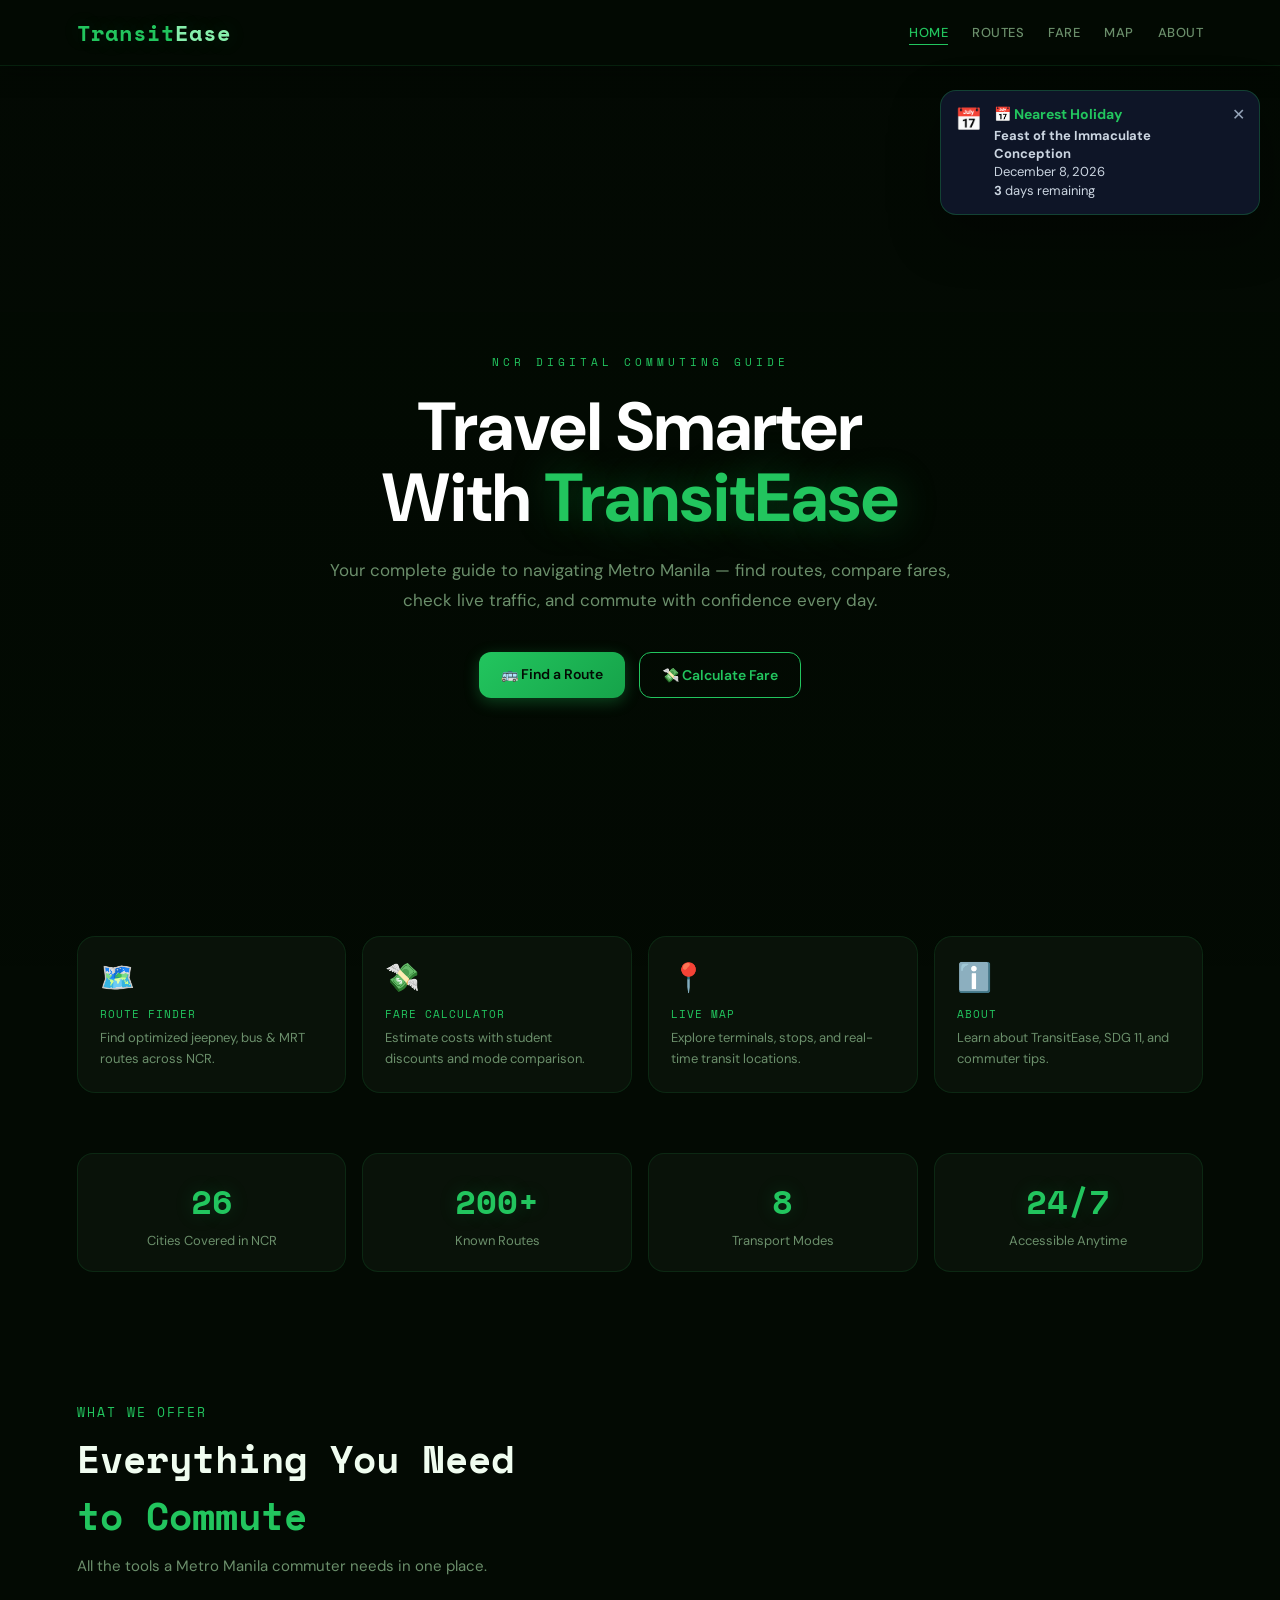
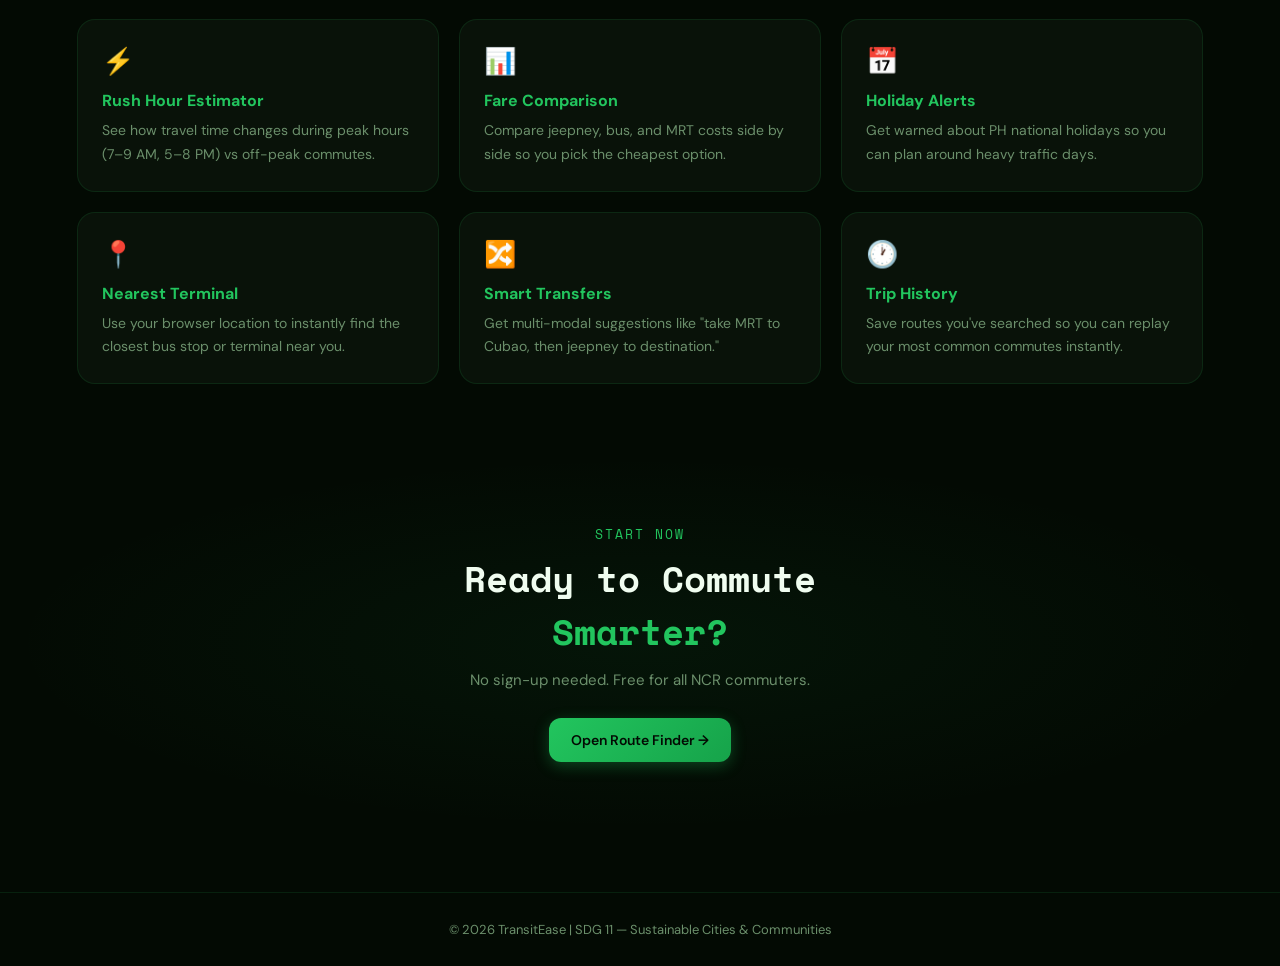
<file: index.html>
<!DOCTYPE html>
<html lang="en">
<head>
<meta charset="UTF-8"/>
<meta name="viewport" content="width=device-width, initial-scale=1.0"/>
<title>TransitEase — NCR Digital Commuting Guide</title>
<link rel="stylesheet" href="style.css"/>
<style>
/* INDEX-SPECIFIC */
.hero{
  min-height:100vh;
  display:flex;
  flex-direction:column;
  justify-content:center;
  align-items:center;
  text-align:center;
  padding:100px 6% 80px;
  position:relative;
  overflow:hidden;
background:
  linear-gradient(rgba(3,10,3,0.60), rgba(3,10,3,0.85)),
  url("https://www.getrealphilippines.com/wp-content/uploads/2017/06/manila_traffic-1500x1000.jpg");
  background-size:cover;
  background-position:center;
}

.hero-eyebrow{
  font-family:'Space Mono',monospace;
  font-size:11px;
  letter-spacing:4px;
  color:var(--primary);
  text-transform:uppercase;
  margin-bottom:22px;
  opacity:0;
  animation:fadeUp 0.2s 0.2s forwards;
}

.hero h1{
  font-size:68px;
  font-weight:700;
  line-height:1.05;
  margin-bottom:20px;
  color:#fff;
  opacity:0;
  animation:fadeUp 0.6s 0.35s forwards;
}

.hero h1 span{
  color:var(--primary);
  text-shadow:var(--glow-strong);
}

.hero-desc{
  max-width:620px;
  color:var(--muted);
  font-size:17px;
  line-height:1.8;
  margin-bottom:36px;
  opacity:0;
  animation:fadeUp 0.6s 0.5s forwards;
}

.hero-btns{
  display:flex;
  gap:14px;
  justify-content:center;
  flex-wrap:wrap;
  opacity:0;
  animation:fadeUp 0.6s 0.65s forwards;
}

/* GRID CARDS */
.hero-grid{
  display:grid;
  grid-template-columns:repeat(4,1fr);
  gap:16px;
  padding:0 6% 60px;
  margin-top:-30px;
  position:relative;
  z-index:2;
}

.hero-grid-card{
  background:var(--card);
  border:1px solid var(--border);
  border-radius:18px;
  padding:22px;
  backdrop-filter:blur(12px);
  transition:0.3s;
  cursor:pointer;
  text-decoration:none;
  display:block;
}

.hero-grid-card:hover{
  transform:translateY(-6px);
  border-color:var(--primary-border);
  box-shadow:var(--glow);
}

.card-icon{font-size:28px;margin-bottom:10px;}
.card-label{font-family:'Space Mono',monospace;font-size:11px;color:var(--primary);letter-spacing:1px;text-transform:uppercase;margin-bottom:6px;}
.card-desc{font-size:13px;color:var(--muted);line-height:1.6;}

/* FEATURES SECTION */
.section{padding:70px 6%;}
.section-header{margin-bottom:40px;}
.section-header h2{font-size:38px;margin-bottom:10px;font-family:'Space Mono',monospace;}
.section-header p{color:var(--muted);font-size:15px;max-width:500px;line-height:1.7;}

.features-grid{
  display:grid;
  grid-template-columns:repeat(3,1fr);
  gap:20px;
}

.feat{
  background:var(--card);
  border:1px solid var(--border);
  border-radius:18px;
  padding:24px;
  transition:0.3s;
}

.feat:hover{
  border-color:var(--primary-border);
  transform:translateY(-4px);
  box-shadow:var(--glow);
}

.feat-icon{font-size:26px;margin-bottom:12px;}
.feat h3{font-size:16px;margin-bottom:8px;color:var(--primary);}
.feat p{font-size:14px;color:var(--muted);line-height:1.7;}

/* HOLIDAY BANNER */
.holiday-banner{
  margin:0 6% 40px;
  background:rgba(250,204,21,0.06);
  border:1px solid rgba(250,204,21,0.25);
  border-radius:16px;
  padding:16px 20px;
  display:flex;
  align-items:center;
  gap:14px;
  font-size:14px;
}

.holiday-banner .icon{font-size:22px;flex-shrink:0;}
.holiday-banner strong{color:#facc15;}
.holiday-banner p{color:#e2c97e;line-height:1.5;}
.holiday-close{margin-left:auto;cursor:pointer;color:var(--muted);font-size:18px;flex-shrink:0;}

/* STATS */
.stats-row{
  display:grid;
  grid-template-columns:repeat(4,1fr);
  gap:16px;
  padding:0 6% 60px;
}

.stat{
  background:var(--card);
  border:1px solid var(--border);
  border-radius:16px;
  padding:22px;
  text-align:center;
}

.stat-num{
  font-family:'Space Mono',monospace;
  font-size:34px;
  color:var(--primary);
  font-weight:700;
  text-shadow:var(--glow);
}

.stat-label{font-size:13px;color:var(--muted);margin-top:6px;}

/* CTA */
.cta-section{
  text-align:center;
  padding:70px 6%;
  background:radial-gradient(ellipse at center,rgba(34,197,94,0.06),transparent 70%);
}

.cta-section h2{font-size:36px;margin-bottom:12px;font-family:'Space Mono',monospace;}
.cta-section p{color:var(--muted);margin-bottom:28px;font-size:15px;}

@keyframes fadeUp{
  from{opacity:0;transform:translateY(24px);}
  to{opacity:1;transform:translateY(0);}
}

@media(max-width:900px){
  .hero h1{font-size:44px;}
  .hero-grid{grid-template-columns:repeat(2,1fr);}
  .features-grid{grid-template-columns:1fr;}
  .stats-row{grid-template-columns:repeat(2,1fr);}
}

@media(max-width:600px){
  .hero h1{font-size:34px;}
  .hero-grid{grid-template-columns:1fr;}
  .stats-row{grid-template-columns:1fr;}
}
</style>
</head>
<body>

<header>
  <div class="logo">Transit<span>Ease</span></div>
  <div class="menu-toggle" onclick="toggleNav()">☰</div>
  <nav id="mainNav">
    <nav>
  <a href="index.html" class="active">Home</a>
  <a href="route.html">Routes</a>
  <a href="fare.html">Fare</a>
  <a href="map.html">Map</a>
  <a href="about.html">About</a>
</nav>
  </nav>
</header>

<!-- HOLIDAY TOAST -->
<div class="holiday-toast" id="holidayPopup">

  <div class="toast-header">
    <div class="toast-icon">📅</div>

    <div>
      <div id="holidayTitle" class="toast-title">
        Holiday Alert
      </div>
      <div id="holidayMessage" class="toast-text">
        Checking holidays...
      </div>
    </div>

    <button class="toast-close"
      onclick="document.getElementById('holidayPopup').style.display='none'">
      ✕
    </button>
  </div>

</div>

  </div>
</div>

<!-- HERO -->
<section class="hero">
  <div class="hero-eyebrow">NCR Digital Commuting Guide</div>
  <h1>Travel Smarter<br>With <span>TransitEase</span></h1>
  <p class="hero-desc">Your complete guide to navigating Metro Manila — find routes, compare fares, check live traffic, and commute with confidence every day.</p>
  <div class="hero-btns">
    <a href="route.html" class="btn btn-primary">🚌 Find a Route</a>
    <a href="fare.html" class="btn btn-outline">💸 Calculate Fare</a>
  </div>
</section>

<!-- QUICK ACCESS GRID -->
<div class="hero-grid">
  <a href="route.html" class="hero-grid-card">
    <div class="card-icon">🗺️</div>
    <div class="card-label">Route Finder</div>
    <p class="card-desc">Find optimized jeepney, bus & MRT routes across NCR.</p>
  </a>
  <a href="fare.html" class="hero-grid-card">
    <div class="card-icon">💸</div>
    <div class="card-label">Fare Calculator</div>
    <p class="card-desc">Estimate costs with student discounts and mode comparison.</p>
  </a>
  <a href="map.html" class="hero-grid-card">
    <div class="card-icon">📍</div>
    <div class="card-label">Live Map</div>
    <p class="card-desc">Explore terminals, stops, and real-time transit locations.</p>
  </a>
  <a href="about.html" class="hero-grid-card">
    <div class="card-icon">ℹ️</div>
    <div class="card-label">About</div>
    <p class="card-desc">Learn about TransitEase, SDG 11, and commuter tips.</p>
  </a>
</div>

<!-- STATS -->
<div class="stats-row">
  <div class="stat"><div class="stat-num">26</div><div class="stat-label">Cities Covered in NCR</div></div>
  <div class="stat"><div class="stat-num">200+</div><div class="stat-label">Known Routes</div></div>
  <div class="stat"><div class="stat-num">8</div><div class="stat-label">Transport Modes</div></div>
  <div class="stat"><div class="stat-num">24/7</div><div class="stat-label">Accessible Anytime</div></div>
</div>

<!-- FEATURES -->
<section class="section">
  <div class="section-header">
    <div class="section-title">What We Offer</div>
    <h2>Everything You Need<br><span style="color:var(--primary)">to Commute</span></h2>
    <p>All the tools a Metro Manila commuter needs in one place.</p>
  </div>
  <div class="features-grid">
    <div class="feat"><div class="feat-icon">⚡</div><h3>Rush Hour Estimator</h3><p>See how travel time changes during peak hours (7–9 AM, 5–8 PM) vs off-peak commutes.</p></div>
    <div class="feat"><div class="feat-icon">📊</div><h3>Fare Comparison</h3><p>Compare jeepney, bus, and MRT costs side by side so you pick the cheapest option.</p></div>
    <div class="feat"><div class="feat-icon">📅</div><h3>Holiday Alerts</h3><p>Get warned about PH national holidays so you can plan around heavy traffic days.</p></div>
    <div class="feat"><div class="feat-icon">📍</div><h3>Nearest Terminal</h3><p>Use your browser location to instantly find the closest bus stop or terminal near you.</p></div>
    <div class="feat"><div class="feat-icon">🔀</div><h3>Smart Transfers</h3><p>Get multi-modal suggestions like "take MRT to Cubao, then jeepney to destination."</p></div>
    <div class="feat"><div class="feat-icon">🕐</div><h3>Trip History</h3><p>Save routes you've searched so you can replay your most common commutes instantly.</p></div>
  </div>
</section>

<!-- CTA -->
<section class="cta-section">
  <div class="section-title">Start Now</div>
  <h2>Ready to Commute<br><span style="color:var(--primary)">Smarter?</span></h2>
  <p>No sign-up needed. Free for all NCR commuters.</p>
  <a href="route.html" class="btn btn-primary">Open Route Finder →</a>
</section>

<footer>© 2026 TransitEase | SDG 11 — Sustainable Cities & Communities</footer>

<script>

function checkHoliday() {

  const holidays = [
    {month:1,day:1,name:"New Year's Day"},
    {month:4,day:9,name:"Araw ng Kagitingan"},
    {month:5,day:1,name:"Labor Day"},
    {month:6,day:12,name:"Independence Day"},
    {month:8,day:25,name:"National Heroes Day"},
    {month:11,day:30,name:"Bonifacio Day"},
    {month:12,day:8,name:"Feast of the Immaculate Conception"},
    {month:12,day:25,name:"Christmas Day"},
    {month:12,day:30,name:"Rizal Day"},
    {month:12,day:31,name:"New Year's Eve"}
  ];

  const now = new Date();

  let nearest = null;
  let minDays = Infinity;

  holidays.forEach(h => {

    let holidayDate = new Date(now.getFullYear(), h.month - 1, h.day);

    if (holidayDate < now) {
      holidayDate = new Date(now.getFullYear() + 1, h.month - 1, h.day);
    }

    const daysUntil =
      Math.ceil((holidayDate - now) / (1000 * 60 * 60 * 24));

    if (daysUntil < minDays) {
      minDays = daysUntil;
      nearest = { ...h, date: holidayDate };
    }
  });

  const popup = document.getElementById("holidayPopup");
  const title = document.getElementById("holidayTitle");
  const message = document.getElementById("holidayMessage");

  if (!nearest) return;

  const formattedDate = nearest.date.toLocaleDateString("en-PH", {
    month: "long",
    day: "numeric",
    year: "numeric"
  });

  if (minDays === 0) {

    title.innerHTML = "🚨 Holiday Today";

    message.innerHTML =
      `<strong>${nearest.name}</strong><br>
      ${formattedDate}<br>
      Expect heavy traffic and crowded terminals.`;

  } else {

    title.innerHTML = "📅 Nearest Holiday";

    message.innerHTML =
      `<strong>${nearest.name}</strong><br>
      ${formattedDate}<br>
      <strong>${minDays}</strong> day${minDays > 1 ? "s" : ""} remaining`;
  }

  popup.style.display = "flex";
}

checkHoliday();
</script>
</file>
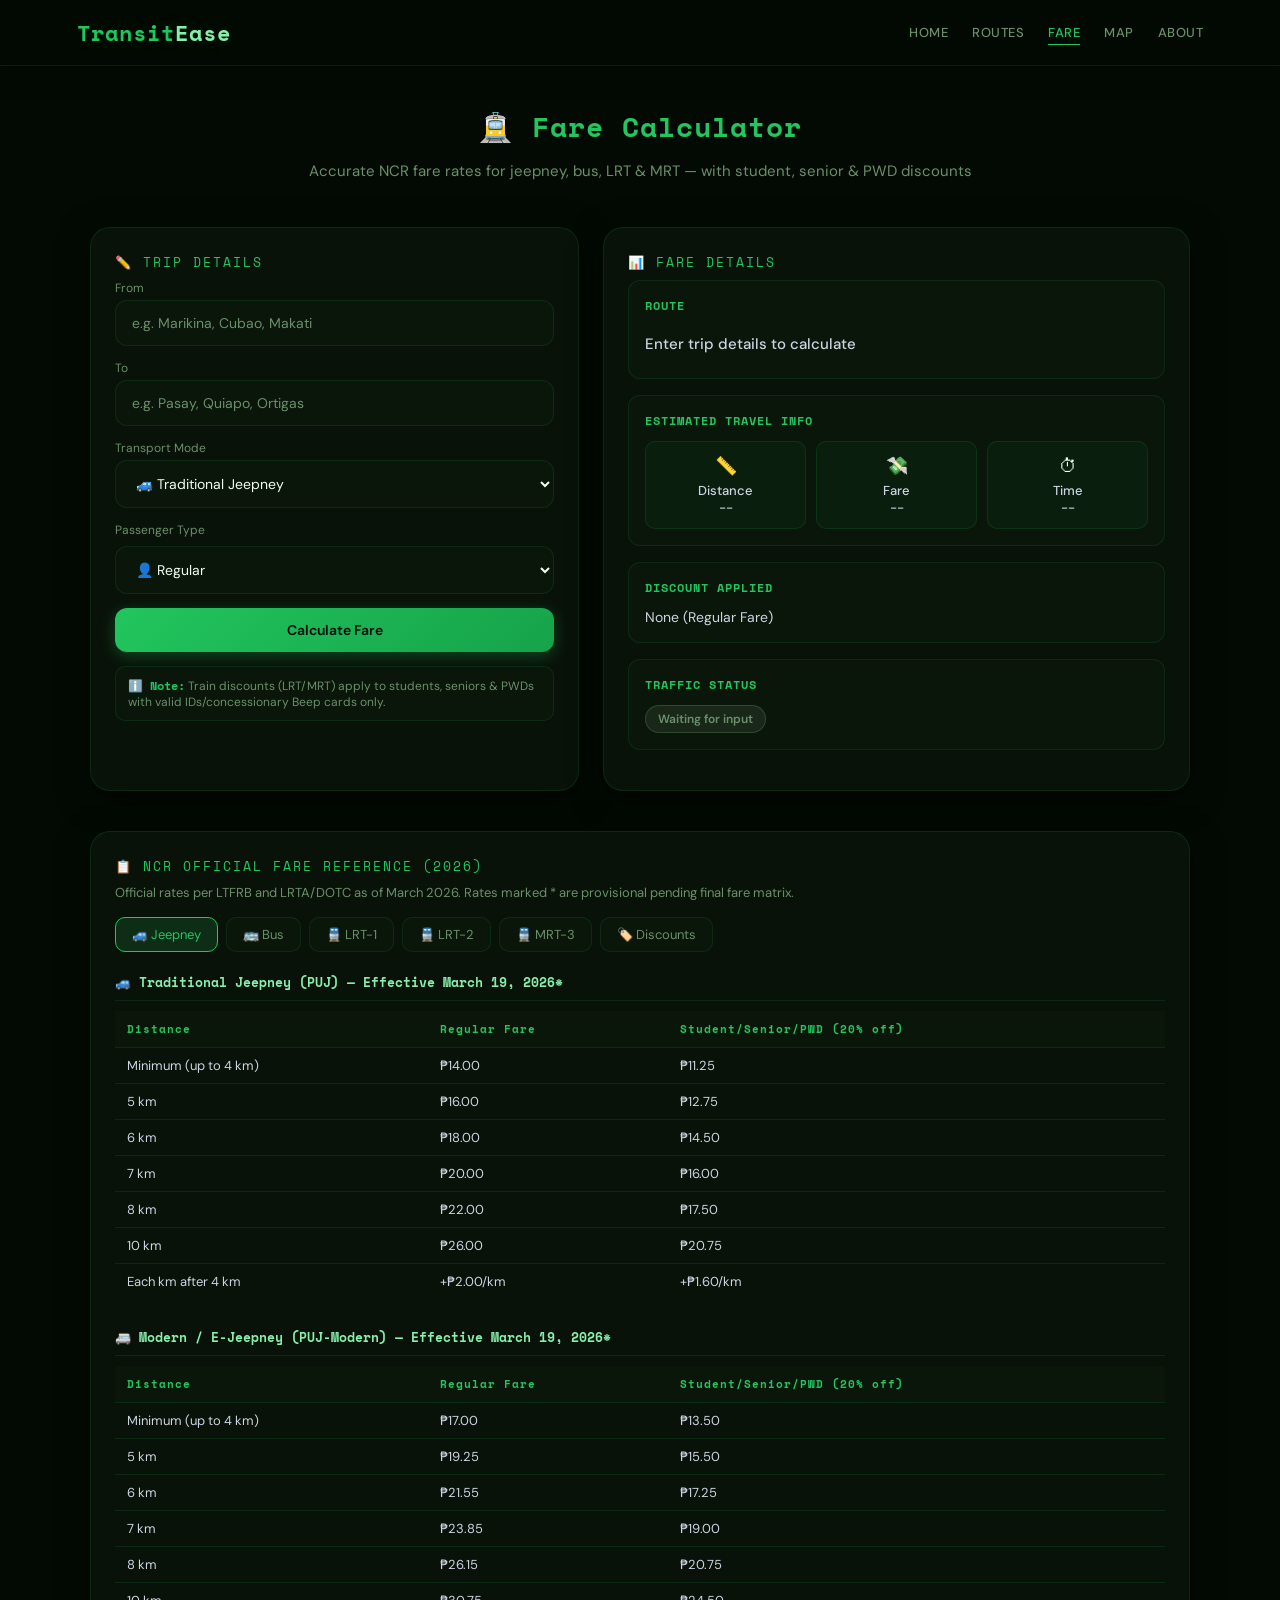
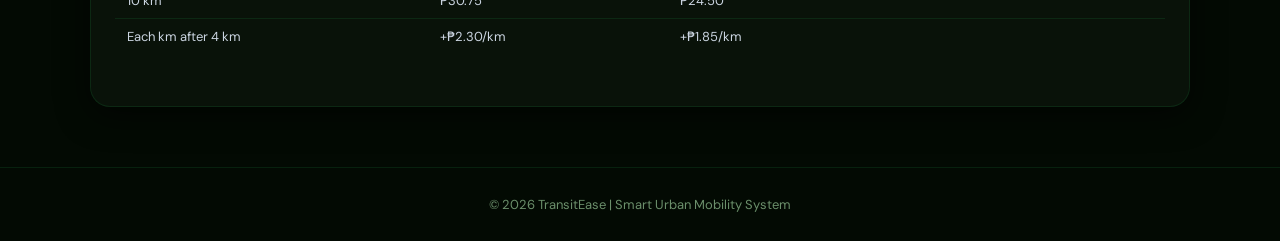
<file: fare.html>
<!DOCTYPE html>
<html lang="en">
<head>
<meta charset="UTF-8">
<meta name="viewport" content="width=device-width, initial-scale=1.0">
<title>Fare Calculator - TransitEase</title>
<link rel="stylesheet" href="style.css">
<style>
.fare-reference-table{width:100%;border-collapse:collapse;font-size:13px;margin-top:8px;}
.fare-reference-table th{background:#0a160a;color:var(--primary);font-family:'Space Mono',monospace;font-size:11px;letter-spacing:1px;padding:10px 12px;text-align:left;border-bottom:1px solid var(--border);}
.fare-reference-table td{padding:9px 12px;border-bottom:1px solid var(--border);color:#cbd5e1;}
.fare-reference-table tr:last-child td{border:none;}
.fare-reference-table tr:hover td{background:var(--primary-dim);}
.fare-ref-section{margin-bottom:28px;}
.fare-ref-section h4{font-family:'Space Mono',monospace;font-size:13px;color:var(--accent);margin-bottom:10px;padding-bottom:8px;border-bottom:1px solid var(--border);}
.discount-badges{display:flex;flex-wrap:wrap;gap:8px;margin-top:10px;}
.full-width-card{width:90%;max-width:1100px;margin:0 auto 32px;position:relative;z-index:1;}
.tabs{display:flex;gap:8px;margin-bottom:20px;flex-wrap:wrap;}
.tab-btn{padding:8px 16px;border:1px solid var(--border);border-radius:10px;background:#0a160a;color:var(--muted);font-size:13px;cursor:pointer;transition:0.3s;font-family:'DM Sans',sans-serif;}
.tab-btn.active,.tab-btn:hover{border-color:var(--primary);color:var(--primary);background:var(--primary-dim);}
.tab-panel{display:none;}
.tab-panel.active{display:block;}
.train-station-grid{display:grid;grid-template-columns:repeat(3,1fr);gap:8px;margin-top:10px;}
.station-pill{background:#0a160a;border:1px solid var(--border);border-radius:8px;padding:8px 12px;font-size:12px;color:#cbd5e1;text-align:center;}
.station-pill strong{display:block;color:var(--primary);font-family:'Space Mono',monospace;font-size:11px;}
@media(max-width:900px){
  .train-station-grid{grid-template-columns:repeat(2,1fr);}
  .chatbot-wrap{width:calc(100vw - 48px);right:24px;}
}
</style>
</head>
<body>

<header>
  <div class="logo">Transit<span>Ease</span></div>
  <div class="menu-toggle">☰</div>
  <nav>
    <a href="index.html">Home</a>
    <a href="route.html">Routes</a>
    <a href="fare.html" class="active">Fare</a>
    <a href="map.html">Map</a>
    <a href="about.html">About</a>
  </nav>
</header>

<div class="fare-container">

  <div class="page-header">
    <h1>🚊 Fare Calculator</h1>
    <p>Accurate NCR fare rates for jeepney, bus, LRT &amp; MRT — with student, senior &amp; PWD discounts</p>
  </div>

  <!-- LEFT: INPUTS -->
  <div class="card">
    <div class="section-title">✏️ Trip Details</div>

    <label style="font-size:12px;color:var(--muted);margin-bottom:4px;display:block;">From</label>
    <input id="from" placeholder="e.g. Marikina, Cubao, Makati">

    <label style="font-size:12px;color:var(--muted);margin-bottom:4px;display:block;">To</label>
    <input id="to" placeholder="e.g. Pasay, Quiapo, Ortigas">

    <label style="font-size:12px;color:var(--muted);margin-bottom:4px;display:block;">Transport Mode</label>
    <select id="vehicle">
      <option value="jeepney_trad">🚙 Traditional Jeepney</option>
      <option value="jeepney_mod">🚐 Modern / E-Jeepney</option>
      <option value="bus_ordinary">🚌 City Bus (Ordinary)</option>
      <option value="bus_aircon">🚌 City Bus (Air-Con)</option>
      <option value="lrt1">🚆 LRT-1 (Roosevelt ↔ Dr. Santos)</option>
      <option value="lrt2">🚆 LRT-2 (Recto ↔ Antipolo)</option>
      <option value="mrt3">🚆 MRT-3 (North Ave ↔ Taft Ave)</option>
      <option value="uv_express">🚐 UV Express</option>
    </select>

    <label style="font-size:12px;color:var(--muted);margin-bottom:8px;display:block;">Passenger Type</label>
    <select id="passengerType">
      <option value="regular">👤 Regular</option>
      <option value="student">🎓 Student (20% discount)</option>
      <option value="senior">👴 Senior Citizen (20% discount)</option>
      <option value="pwd">♿ PWD (20% discount)</option>
    </select>

    <button class="btn-primary-block" onclick="calculateFare()">Calculate Fare</button>

    <div style="margin-top:14px;padding:10px 12px;background:#0a160a;border:1px solid var(--border);border-radius:10px;font-size:12px;color:var(--muted);">
      <strong style="color:var(--primary);font-family:'Space Mono',monospace;">ℹ️ Note:</strong> Train discounts (LRT/MRT) apply to students, seniors &amp; PWDs with valid IDs/concessionary Beep cards only.
    </div>
  </div>

  <!-- RIGHT: RESULTS -->
  <div class="card">
    <div class="section-title">📊 Fare Details</div>

    <div class="fare-section">
      <div class="fare-label">Route</div>
      <div id="routeText">Enter trip details to calculate</div>
    </div>

    <div class="fare-section">
      <div class="fare-label">Estimated Travel Info</div>
      <div class="fare-info-grid">
        <div class="fare-info" id="distanceBox">
          <span>📏</span>
          <span>Distance<br>--</span>
        </div>
        <div class="fare-info" id="fareBox">
          <span>💸</span>
          <span>Fare<br>--</span>
        </div>
        <div class="fare-info" id="timeBox">
          <span>⏱</span>
          <span>Time<br>--</span>
        </div>
      </div>
    </div>

    <div class="fare-section">
      <div class="fare-label">Discount Applied</div>
      <div id="discountText" style="font-size:14px;color:#cbd5e1;">None (Regular Fare)</div>
    </div>

    <div class="fare-section">
      <div class="fare-label">Traffic Status</div>
      <div id="traffic" class="badge badge-gray">Waiting for input</div>
    </div>

    <div class="fare-section" id="fareBreakdownSection" style="display:none;">
      <div class="fare-label">Fare Breakdown</div>
      <div id="fareBreakdown" style="font-size:13px;color:#cbd5e1;line-height:1.8;"></div>
    </div>
  </div>

</div>

<!-- FARE REFERENCE TABLES -->
<div class="full-width-card">
  <div class="card">
    <div class="section-title">📋 NCR Official Fare Reference (2026)</div>
    <p style="font-size:13px;color:var(--muted);margin-bottom:16px;">Official rates per LTFRB and LRTA/DOTC as of March 2026. Rates marked * are provisional pending final fare matrix.</p>

    <div class="tabs">
      <button class="tab-btn active" onclick="showTab('tab-jeep')">🚙 Jeepney</button>
      <button class="tab-btn" onclick="showTab('tab-bus')">🚌 Bus</button>
      <button class="tab-btn" onclick="showTab('tab-lrt1')">🚆 LRT-1</button>
      <button class="tab-btn" onclick="showTab('tab-lrt2')">🚆 LRT-2</button>
      <button class="tab-btn" onclick="showTab('tab-mrt')">🚆 MRT-3</button>
      <button class="tab-btn" onclick="showTab('tab-discounts')">🏷️ Discounts</button>
    </div>

    <!-- JEEPNEY -->
    <div class="tab-panel active" id="tab-jeep">
      <div class="fare-ref-section">
        <h4>🚙 Traditional Jeepney (PUJ) — Effective March 19, 2026*</h4>
        <table class="fare-reference-table">
          <thead><tr><th>Distance</th><th>Regular Fare</th><th>Student/Senior/PWD (20% off)</th></tr></thead>
          <tbody>
            <tr><td>Minimum (up to 4 km)</td><td>₱14.00</td><td>₱11.25</td></tr>
            <tr><td>5 km</td><td>₱16.00</td><td>₱12.75</td></tr>
            <tr><td>6 km</td><td>₱18.00</td><td>₱14.50</td></tr>
            <tr><td>7 km</td><td>₱20.00</td><td>₱16.00</td></tr>
            <tr><td>8 km</td><td>₱22.00</td><td>₱17.50</td></tr>
            <tr><td>10 km</td><td>₱26.00</td><td>₱20.75</td></tr>
            <tr><td>Each km after 4 km</td><td>+₱2.00/km</td><td>+₱1.60/km</td></tr>
          </tbody>
        </table>
      </div>
      <div class="fare-ref-section">
        <h4>🚐 Modern / E-Jeepney (PUJ-Modern) — Effective March 19, 2026*</h4>
        <table class="fare-reference-table">
          <thead><tr><th>Distance</th><th>Regular Fare</th><th>Student/Senior/PWD (20% off)</th></tr></thead>
          <tbody>
            <tr><td>Minimum (up to 4 km)</td><td>₱17.00</td><td>₱13.50</td></tr>
            <tr><td>5 km</td><td>₱19.25</td><td>₱15.50</td></tr>
            <tr><td>6 km</td><td>₱21.55</td><td>₱17.25</td></tr>
            <tr><td>7 km</td><td>₱23.85</td><td>₱19.00</td></tr>
            <tr><td>8 km</td><td>₱26.15</td><td>₱20.75</td></tr>
            <tr><td>10 km</td><td>₱30.75</td><td>₱24.50</td></tr>
            <tr><td>Each km after 4 km</td><td>+₱2.30/km</td><td>+₱1.85/km</td></tr>
          </tbody>
        </table>
      </div>
    </div>

    <!-- BUS -->
    <div class="tab-panel" id="tab-bus">
      <div class="fare-ref-section">
        <h4>🚌 City Bus — Ordinary (LTFRB rates, last updated Oct 2022)</h4>
        <table class="fare-reference-table">
          <thead><tr><th>Distance</th><th>Regular Fare</th><th>Student/Senior/PWD (20% off)</th></tr></thead>
          <tbody>
            <tr><td>Minimum fare (up to 5 km)</td><td>₱13.00</td><td>₱10.50</td></tr>
            <tr><td>6–10 km</td><td>₱13.00 + ₱2.25/km</td><td>₱10.50 + ₱1.80/km</td></tr>
            <tr><td>11–15 km</td><td>₱24.25 + ₱2.25/km</td><td>₱19.50 + ₱1.80/km</td></tr>
            <tr><td>16+ km</td><td>Continued ₱2.25/km</td><td>Continued ₱1.80/km</td></tr>
            <tr><td>Example: Cubao–Makati (~12 km)</td><td>~₱38.00</td><td>~₱30.50</td></tr>
            <tr><td>Example: Quezon Ave–Pasay (~22 km)</td><td>~₱58.00</td><td>~₱46.50</td></tr>
          </tbody>
        </table>
      </div>
      <div class="fare-ref-section">
        <h4>🚌 City Bus — Air-Conditioned</h4>
        <table class="fare-reference-table">
          <thead><tr><th>Distance</th><th>Regular Fare</th><th>Student/Senior/PWD (20% off)</th></tr></thead>
          <tbody>
            <tr><td>Minimum fare (up to 5 km)</td><td>₱15.00</td><td>₱12.00</td></tr>
            <tr><td>Per km after 5 km</td><td>+₱2.65/km</td><td>+₱2.10/km</td></tr>
            <tr><td>Example: Cubao–Makati (~12 km)</td><td>~₱33.55</td><td>~₱26.85</td></tr>
            <tr><td>Example: Monumento–Pasay (~25 km)</td><td>~₱68.00</td><td>~₱54.40</td></tr>
          </tbody>
        </table>
      </div>
    </div>

    <!-- LRT-1 -->
    <div class="tab-panel" id="tab-lrt1">
      <div class="fare-ref-section">
        <h4>🚆 LRT-1 Fare Matrix (25 stations: FPJ/Roosevelt → Dr. Santos/Bacoor)</h4>
        <table class="fare-reference-table">
          <thead><tr><th>Stations Traveled</th><th>Regular (Beep)</th><th>Regular (Single Journey)</th><th>Note</th></tr></thead>
          <tbody>
            <tr><td>1–5 stations</td><td>₱15.00</td><td>₱17.00</td><td>Short distance</td></tr>
            <tr><td>6–10 stations</td><td>₱20.00</td><td>₱22.00</td><td>Mid distance</td></tr>
            <tr><td>11–20 stations</td><td>₱30.00</td><td>₱32.00</td><td>Long distance</td></tr>
            <tr><td>Cavite Extension (new)</td><td>₱35.00–₱40.00</td><td>₱37.00–₱42.00</td><td>Phase 1 stations</td></tr>
          </tbody>
        </table>
        <p style="font-size:12px;color:var(--muted);margin-top:8px;">⚠️ LRT-1 does <strong style="color:#ef4444">NOT</strong> offer student/senior/PWD discounts as of 2026. All passengers pay the same rate.</p>
        <div style="margin-top:14px;">
          <div style="font-size:12px;color:var(--primary);font-family:'Space Mono',monospace;margin-bottom:8px;">LRT-1 STATIONS (North → South)</div>
          <div class="train-station-grid">
            <div class="station-pill"><strong>1</strong>FPJ (Roosevelt)</div>
            <div class="station-pill"><strong>2</strong>Balintawak</div>
            <div class="station-pill"><strong>3</strong>Monumento</div>
            <div class="station-pill"><strong>4</strong>5th Avenue</div>
            <div class="station-pill"><strong>5</strong>R. Papa</div>
            <div class="station-pill"><strong>6</strong>Abad Santos</div>
            <div class="station-pill"><strong>7</strong>Blumentritt</div>
            <div class="station-pill"><strong>8</strong>Tayuman</div>
            <div class="station-pill"><strong>9</strong>Bambang</div>
            <div class="station-pill"><strong>10</strong>Doroteo Jose</div>
            <div class="station-pill"><strong>11</strong>Carriedo</div>
            <div class="station-pill"><strong>12</strong>Central Terminal</div>
            <div class="station-pill"><strong>13</strong>UN Avenue</div>
            <div class="station-pill"><strong>14</strong>Pedro Gil</div>
            <div class="station-pill"><strong>15</strong>Quirino</div>
            <div class="station-pill"><strong>16</strong>Vito Cruz</div>
            <div class="station-pill"><strong>17</strong>Gil Puyat</div>
            <div class="station-pill"><strong>18</strong>Libertad</div>
            <div class="station-pill"><strong>19</strong>EDSA-Taft</div>
            <div class="station-pill"><strong>20</strong>Baclaran</div>
            <div class="station-pill"><strong>21</strong>Redemptorist</div>
            <div class="station-pill"><strong>22</strong>MIA</div>
            <div class="station-pill"><strong>23</strong>Asia World</div>
            <div class="station-pill"><strong>24</strong>Ninoy Aquino</div>
            <div class="station-pill"><strong>25</strong>Dr. Santos</div>
          </div>
        </div>
      </div>
    </div>

    <!-- LRT-2 -->
    <div class="tab-panel" id="tab-lrt2">
      <div class="fare-ref-section">
        <h4>🚆 LRT-2 Fare Matrix (13 stations: Recto → Antipolo, Purple Line)</h4>
        <table class="fare-reference-table">
          <thead><tr><th>Ticket Type</th><th>Minimum</th><th>Maximum (End-to-End)</th></tr></thead>
          <tbody>
            <tr><td>Beep Card (regular)</td><td>₱13.00</td><td>₱33.00</td></tr>
            <tr><td>Single Journey Ticket (regular)</td><td>₱15.00</td><td>₱35.00</td></tr>
            <tr><td>Concessionary Beep Card (Students/Seniors/PWDs)</td><td>₱6.50</td><td>₱16.50</td></tr>
          </tbody>
        </table>
        <p style="font-size:12px;color:var(--muted);margin-top:8px;">🎓 LRT-2 now offers <strong style="color:var(--primary)">50% discount</strong> for students, seniors, and PWDs with valid concessionary Beep cards (effective Oct 2025).</p>
        <div style="margin-top:14px;">
          <div style="font-size:12px;color:var(--primary);font-family:'Space Mono',monospace;margin-bottom:8px;">LRT-2 STATIONS (West → East)</div>
          <div class="train-station-grid">
            <div class="station-pill"><strong>1</strong>Recto</div>
            <div class="station-pill"><strong>2</strong>Legarda</div>
            <div class="station-pill"><strong>3</strong>Pureza</div>
            <div class="station-pill"><strong>4</strong>V. Mapa</div>
            <div class="station-pill"><strong>5</strong>J. Ruiz</div>
            <div class="station-pill"><strong>6</strong>Gilmore</div>
            <div class="station-pill"><strong>7</strong>Betty Go-Belmonte</div>
            <div class="station-pill"><strong>8</strong>Cubao</div>
            <div class="station-pill"><strong>9</strong>Anonas</div>
            <div class="station-pill"><strong>10</strong>Katipunan</div>
            <div class="station-pill"><strong>11</strong>Santolan</div>
            <div class="station-pill"><strong>12</strong>Marikina</div>
            <div class="station-pill"><strong>13</strong>Antipolo</div>
          </div>
        </div>
      </div>
    </div>

    <!-- MRT-3 -->
    <div class="tab-panel" id="tab-mrt">
      <div class="fare-ref-section">
        <h4>🚆 MRT-3 Fare Matrix (13 stations: North Avenue → Taft Ave, EDSA Corridor)</h4>
        <table class="fare-reference-table">
          <thead><tr><th>Stations Traveled</th><th>Regular Fare</th><th>Student/Senior/PWD (20% off)</th></tr></thead>
          <tbody>
            <tr><td>1–3 stations</td><td>₱13.00</td><td>₱10.50</td></tr>
            <tr><td>4–6 stations</td><td>₱16.00</td><td>₱12.75</td></tr>
            <tr><td>7–9 stations</td><td>₱20.00</td><td>₱16.00</td></tr>
            <tr><td>10–12 stations</td><td>₱24.00</td><td>₱19.25</td></tr>
            <tr><td>End-to-end (13 stations)</td><td>₱28.00</td><td>₱22.50</td></tr>
          </tbody>
        </table>
        <p style="font-size:12px;color:var(--muted);margin-top:8px;">💳 Single-journey tickets no longer sold. All passengers must use Beep cards (₱50: ₱30 load + ₱20 deposit). GCash QR &amp; EMV tap accepted since Aug 2025.</p>
        <div style="margin-top:14px;">
          <div style="font-size:12px;color:var(--primary);font-family:'Space Mono',monospace;margin-bottom:8px;">MRT-3 STATIONS (North → South)</div>
          <div class="train-station-grid">
            <div class="station-pill"><strong>1</strong>North Avenue</div>
            <div class="station-pill"><strong>2</strong>Quezon Avenue</div>
            <div class="station-pill"><strong>3</strong>GMA-Kamuning</div>
            <div class="station-pill"><strong>4</strong>Araneta-Cubao</div>
            <div class="station-pill"><strong>5</strong>Santolan-Annapolis</div>
            <div class="station-pill"><strong>6</strong>Ortigas</div>
            <div class="station-pill"><strong>7</strong>Shaw Boulevard</div>
            <div class="station-pill"><strong>8</strong>Boni</div>
            <div class="station-pill"><strong>9</strong>Guadalupe</div>
            <div class="station-pill"><strong>10</strong>Buendia</div>
            <div class="station-pill"><strong>11</strong>Ayala</div>
            <div class="station-pill"><strong>12</strong>Magallanes</div>
            <div class="station-pill"><strong>13</strong>Taft Avenue</div>
          </div>
        </div>
      </div>
    </div>

    <!-- DISCOUNTS -->
    <div class="tab-panel" id="tab-discounts">
      <div class="fare-ref-section">
        <h4>🏷️ Discount Summary — All Transport Modes</h4>
        <table class="fare-reference-table">
          <thead><tr><th>Transport</th><th>Student</th><th>Senior Citizen</th><th>PWD</th><th>Notes</th></tr></thead>
          <tbody>
            <tr><td>🚙 Traditional Jeepney</td><td>20% off</td><td>20% off</td><td>20% off</td><td>Valid school ID / senior ID / PWD ID required</td></tr>
            <tr><td>🚐 Modern Jeepney</td><td>20% off</td><td>20% off</td><td>20% off</td><td>Valid ID required</td></tr>
            <tr><td>🚌 Bus (Ordinary/AC)</td><td>20% off</td><td>20% off</td><td>20% off</td><td>Present ID to conductor</td></tr>
            <tr><td>🚆 LRT-1</td><td>❌ None</td><td>❌ None</td><td>❌ None</td><td>All passengers pay standard fare</td></tr>
            <tr><td>🚆 LRT-2</td><td>50% off</td><td>50% off</td><td>50% off</td><td>Concessionary Beep card required (Oct 2025+)</td></tr>
            <tr><td>🚆 MRT-3</td><td>20% off</td><td>20% off</td><td>20% off</td><td>Valid ID or concessionary Beep card</td></tr>
            <tr><td>🚐 UV Express</td><td>20% off</td><td>20% off</td><td>20% off</td><td>LTFRB-regulated routes only</td></tr>
          </tbody>
        </table>
        <p style="font-size:12px;color:var(--muted);margin-top:12px;">Source: LTFRB MC 2017-024, LRTA 2025 announcements. Student discounts apply every day including weekends and holidays.</p>
      </div>
    </div>

  </div>
</div>

<footer>
  © 2026 TransitEase | Smart Urban Mobility System
</footer>


<script>
/* ── LOCATION COORDINATES (km from reference point) ── */
const locations = {
  marikina:{x:0,y:0,lat:14.6507,lng:121.1029},
  antipolo:{x:3,y:-2,lat:14.6250,lng:121.1200},
  cubao:{x:-6,y:2,lat:14.6181,lng:121.0525},
  quiapo:{x:-10,y:5,lat:14.5988,lng:120.9841},
  makati:{x:-12,y:-3,lat:14.5547,lng:121.0244},
  bgc:{x:-12,y:-4,lat:14.5502,lng:121.0509},
  ortigas:{x:-8,y:1,lat:14.5876,lng:121.0562},
  pasay:{x:-14,y:-6,lat:14.5378,lng:121.0014},
  mandaluyong:{x:-9,y:0,lat:14.5794,lng:121.0359},
  pasig:{x:-5,y:-1,lat:14.5764,lng:121.0851},
  taguig:{x:-13,y:-5,lat:14.5243,lng:121.0795},
  paranaque:{x:-14,y:-7,lat:14.4793,lng:121.0198},
  muntinlupa:{x:-15,y:-10,lat:14.4081,lng:121.0415},
  laspiñas:{x:-16,y:-8,lat:14.4491,lng:120.9832},
  valenzuela:{x:-7,y:8,lat:14.7011,lng:120.9830},
  caloocan:{x:-8,y:7,lat:14.6497,lng:120.9673},
  malabon:{x:-9,y:9,lat:14.6686,lng:120.9571},
  navotas:{x:-10,y:10,lat:14.6669,lng:120.9418},
  novaliches:{x:-5,y:8,lat:14.7180,lng:121.0340},
  quezon:{x:-7,y:5,lat:14.6760,lng:121.0437},
  sanmateo:{x:2,y:3,lat:14.6990,lng:121.1224},
  rodriguez:{x:5,y:5,lat:14.7366,lng:121.1349},
  montalban:{x:5,y:5,lat:14.7366,lng:121.1349},
  manila:{x:-11,y:4,lat:14.5995,lng:120.9842},
  ermita:{x:-12,y:5,lat:14.5836,lng:120.9875},
  malate:{x:-13,y:4,lat:14.5740,lng:120.9897},
  paco:{x:-11,y:3,lat:14.5869,lng:120.9920},
  pandacan:{x:-10,y:3,lat:14.5979,lng:121.0013},
  binondo:{x:-11,y:5,lat:14.6001,lng:120.9726},
  sanpa:{x:-10,y:5,lat:14.6003,lng:120.9889}
};

function getDistance(a,b){
  const p1=locations[a.toLowerCase().replace(/\s+/g,'').split(',')[0]];
  const p2=locations[b.toLowerCase().replace(/\s+/g,'').split(',')[0]];
  if(!p1||!p2) return null;
  const dx=p1.x-p2.x, dy=p1.y-p2.y;
  return parseFloat(Math.sqrt(dx*dx+dy*dy).toFixed(2));
}

/* ── REAL FARE FORMULAS (2026) ── */
const fareConfig={
  jeepney_trad:{
    label:'Traditional Jeepney',
    calc:(d,disc)=>{
      const base=14, perKm=2.0;
      const raw=d<=4?base:base+(d-4)*perKm;
      const rounded=Math.ceil(raw/0.25)*0.25;
      return disc?rounded*0.8:rounded;
    },
    timePerKm:5, breakdownFn:(d,disc)=>{
      const base=14,raw=d<=4?base:base+(d-4)*2.0;
      return `Base (4 km): ₱14.00${d>4?`<br>Extra ${(d-4).toFixed(1)} km × ₱2.00 = ₱${((d-4)*2).toFixed(2)}`:''}${disc?`<br>20% discount applied`:''}`;
    }
  },
  jeepney_mod:{
    label:'Modern / E-Jeepney',
    calc:(d,disc)=>{
      const base=17,perKm=2.30;
      const raw=d<=4?base:base+(d-4)*perKm;
      const rounded=Math.ceil(raw/0.25)*0.25;
      return disc?rounded*0.8:rounded;
    },
    timePerKm:5, breakdownFn:(d,disc)=>{
      const base=17,raw=d<=4?base:base+(d-4)*2.30;
      return `Base (4 km): ₱17.00${d>4?`<br>Extra ${(d-4).toFixed(1)} km × ₱2.30 = ₱${((d-4)*2.30).toFixed(2)}`:''}${disc?`<br>20% discount applied`:''}`;
    }
  },
  bus_ordinary:{
    label:'City Bus (Ordinary)',
    calc:(d,disc)=>{
      const base=13,perKm=2.25;
      const raw=d<=5?base:base+(d-5)*perKm;
      return disc?raw*0.8:raw;
    },
    timePerKm:4, breakdownFn:(d,disc)=>{
      const raw=d<=5?13:13+(d-5)*2.25;
      return `Base (5 km): ₱13.00${d>5?`<br>Extra ${(d-5).toFixed(1)} km × ₱2.25 = ₱${((d-5)*2.25).toFixed(2)}`:''}${disc?`<br>20% discount applied`:''}`;
    }
  },
  bus_aircon:{
    label:'City Bus (Air-Con)',
    calc:(d,disc)=>{
      const base=15,perKm=2.65;
      const raw=d<=5?base:base+(d-5)*perKm;
      return disc?raw*0.8:raw;
    },
    timePerKm:4, breakdownFn:(d,disc)=>{
      const raw=d<=5?15:15+(d-5)*2.65;
      return `Base (5 km): ₱15.00${d>5?`<br>Extra ${(d-5).toFixed(1)} km × ₱2.65 = ₱${((d-5)*2.65).toFixed(2)}`:''}${disc?`<br>20% discount applied`:''}`;
    }
  },
  lrt1:{
    label:'LRT-1',
    calc:(d,_disc)=>{
      // No discount on LRT-1
      if(d<=5) return 15;
      if(d<=12) return 20;
      return 30;
    },
    timePerKm:2.5, breakdownFn:(d,_)=>{
      return `Distance-based tier: ${d<=5?'Short (≤5km) ₱15':d<=12?'Mid (6-12km) ₱20':'Long (>12km) ₱30'}<br><span style="color:#ef4444">Note: LRT-1 does not offer passenger discounts.</span>`;
    }
  },
  lrt2:{
    label:'LRT-2',
    calc:(d,disc)=>{
      const base=disc?6.5:13;
      const max=disc?16.5:33;
      // Scale linearly over ~14 km (end-to-end distance)
      const fare=Math.min(max, base+(max-base)*(d/14));
      return parseFloat(fare.toFixed(2));
    },
    timePerKm:2.5, breakdownFn:(d,disc)=>{
      return `${disc?'Concessionary Beep card (50% off)':'Beep card — standard fare'}<br>Min: ₱${disc?'6.50':'13.00'} | Max: ₱${disc?'16.50':'33.00'}<br>${disc?'🎓 50% discount applied (LRT-2 specific)':''}`;
    }
  },
  mrt3:{
    label:'MRT-3',
    calc:(d,disc)=>{
      let fare;
      if(d<=4) fare=13;
      else if(d<=8) fare=16;
      else if(d<=12) fare=20;
      else if(d<=15) fare=24;
      else fare=28;
      return disc?fare*0.8:fare;
    },
    timePerKm:2, breakdownFn:(d,disc)=>{
      const tier=d<=4?'₱13 (1-3 stations)':d<=8?'₱16 (4-6 stations)':d<=12?'₱20 (7-9 stations)':d<=15?'₱24 (10-12 stations)':'₱28 (end-to-end)';
      return `Tier: ${tier}${disc?`<br>20% discount applied`:''}`;
    }
  },
  uv_express:{
    label:'UV Express',
    calc:(d,disc)=>{
      const raw=d<=5?15:15+(d-5)*3;
      return disc?raw*0.8:raw;
    },
    timePerKm:4.5, breakdownFn:(d,disc)=>{
      return `Base: ₱15.00 (5 km)${d>5?`<br>Extra: ₱${((d-5)*3).toFixed(2)}`:''}${disc?`<br>20% discount applied`:''}`;
    }
  }
};

function calculateFare(){
  const fromRaw=document.getElementById('from').value.trim();
  const toRaw=document.getElementById('to').value.trim();
  const vehicle=document.getElementById('vehicle').value;
  const passengerType=document.getElementById('passengerType').value;

  if(!fromRaw||!toRaw){alert('Please enter both From and To locations.');return;}

  const distance=getDistance(fromRaw,toRaw);
  if(distance===null){
    alert('Location not found. Try city names like: Marikina, Cubao, Quiapo, Makati, Ortigas, Pasay, Mandaluyong, Pasig, Taguig, Caloocan, Valenzuela, Manila, etc.');
    return;
  }

  const cfg=fareConfig[vehicle];
  const isDiscount=passengerType!=='regular';
  const isLRT1NoDisc=vehicle==='lrt1'&&isDiscount;
  const cost=cfg.calc(distance,isDiscount&&!isLRT1NoDisc);
  const time=Math.round(distance*cfg.timePerKm);

  let trafficC='green',trafficT='Light Traffic';
  if(distance>8){trafficC='yellow';trafficT='Moderate Traffic';}
  if(distance>14){trafficC='red';trafficT='Heavy Traffic';}

  // Rush hour adjustment
  const h=new Date().getHours();
  if((h>=7&&h<9)||(h>=17&&h<20)){trafficC='red';trafficT='Heavy Traffic (Rush Hour)';}

  document.getElementById('routeText').innerText=fromRaw+' → '+toRaw;
  document.getElementById('distanceBox').innerHTML='<span>📏</span><span>Distance<br>'+distance.toFixed(1)+' km</span>';
  document.getElementById('fareBox').innerHTML='<span>💸</span><span>Fare<br>₱'+cost.toFixed(2)+'</span>';
  document.getElementById('timeBox').innerHTML='<span>⏱</span><span>Est. Time<br>'+time+' mins</span>';

  const t=document.getElementById('traffic');
  t.className='badge badge-'+trafficC;
  t.innerText=trafficT;

  // Discount text
  let discMsg='None (Regular Fare)';
  if(isLRT1NoDisc) discMsg='⚠️ LRT-1 does not offer discounts — regular fare applied';
  else if(passengerType==='student'&&vehicle==='lrt2') discMsg='🎓 Student — 50% off (LRT-2 Concessionary Beep)';
  else if(passengerType==='senior'&&vehicle==='lrt2') discMsg='👴 Senior — 50% off (LRT-2 Concessionary Beep)';
  else if(passengerType==='pwd'&&vehicle==='lrt2') discMsg='♿ PWD — 50% off (LRT-2 Concessionary Beep)';
  else if(passengerType==='student') discMsg='🎓 Student — 20% discount applied';
  else if(passengerType==='senior') discMsg='👴 Senior Citizen — 20% discount applied';
  else if(passengerType==='pwd') discMsg='♿ PWD — 20% discount applied';
  document.getElementById('discountText').innerHTML=discMsg;

  // Breakdown
  document.getElementById('fareBreakdown').innerHTML=cfg.breakdownFn(distance,isDiscount&&!isLRT1NoDisc);
  document.getElementById('fareBreakdownSection').style.display='block';
}

/* ── TABS ── */
function showTab(id){
  document.querySelectorAll('.tab-panel').forEach(p=>p.classList.remove('active'));
  document.querySelectorAll('.tab-btn').forEach(b=>b.classList.remove('active'));
  document.getElementById(id).classList.add('active');
  event.target.classList.add('active');
}

/* ── MOBILE NAV ── */
document.querySelector('.menu-toggle').addEventListener('click',function(){
  document.querySelector('nav').classList.toggle('open');
});

</script>
</body>
</html>
</file>
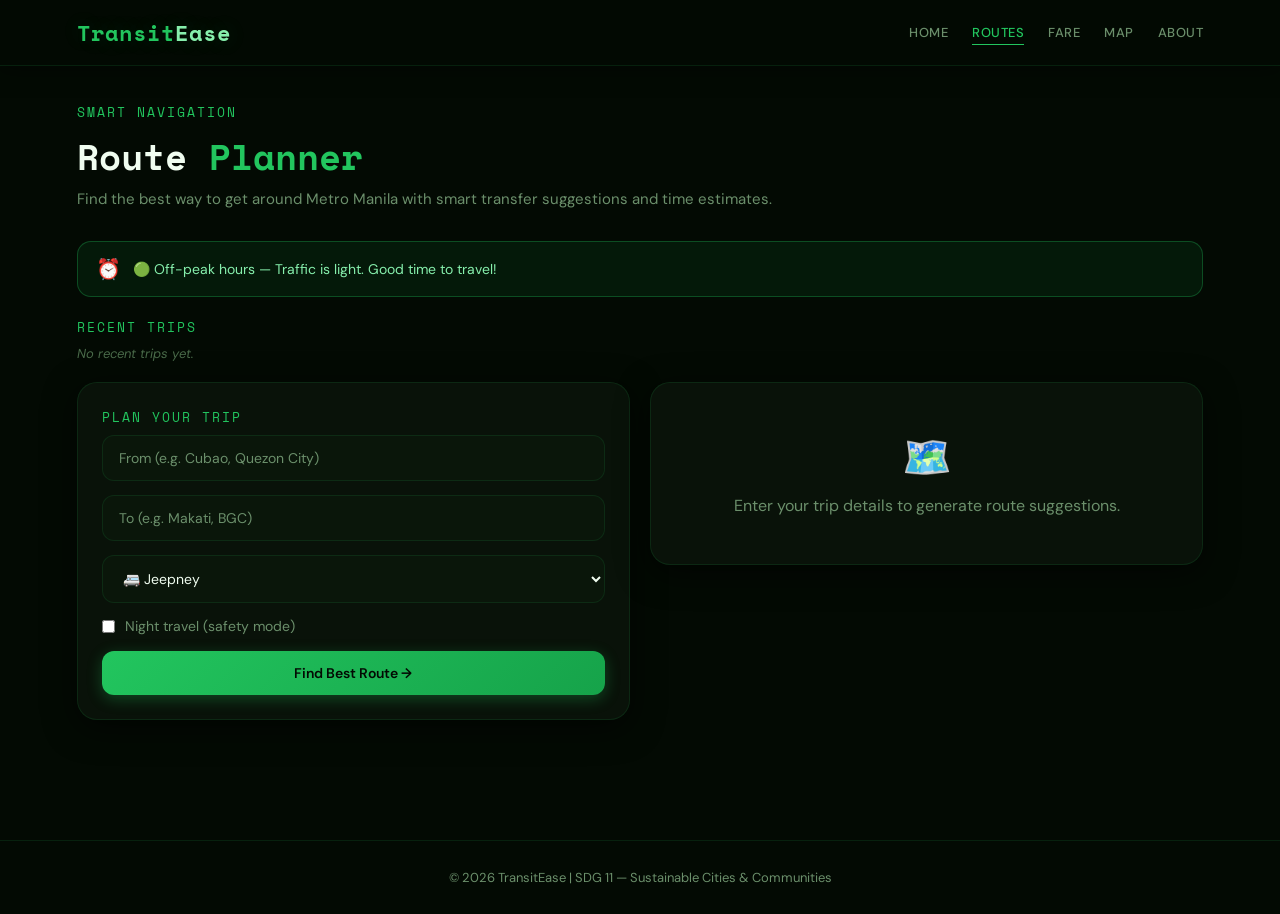
<file: route.html>
<!DOCTYPE html>
<html lang="en">
<head>
<meta charset="UTF-8"/>
<meta name="viewport" content="width=device-width, initial-scale=1.0"/>
<title>Route Planner — TransitEase</title>
<link rel="stylesheet" href="style.css"/>
<style>
/* (UNCHANGED CSS — KEPT EXACTLY AS YOU WROTE IT) */
.page-wrap{padding:36px 6% 60px;}
.page-title{font-family:'Space Mono',monospace;font-size:36px;margin-bottom:6px;}
.page-sub{color:var(--muted);font-size:15px;margin-bottom:32px;}


.history-row{display:flex;gap:10px;flex-wrap:wrap;margin-bottom:20px;}
.history-pill{
  background:var(--card);
  border:1px solid var(--border);
  border-radius:20px;
  padding:7px 14px;
  font-size:12px;
  color:var(--muted);
  cursor:pointer;
  transition:0.3s;
  display:flex;align-items:center;gap:7px;
}
.history-pill:hover{border-color:var(--primary);color:var(--primary);}
.history-pill .del{color:var(--muted2);font-size:14px;}
.history-pill .del:hover{color:var(--danger);}
.history-empty{font-size:13px;color:var(--muted2);font-style:italic;}


.rush-banner{
  border-radius:14px;
  padding:14px 18px;
  margin-bottom:20px;
  font-size:14px;
  display:flex;align-items:center;gap:12px;
}
.rush-active{background:rgba(239,68,68,0.08);border:1px solid rgba(239,68,68,0.3);color:#fca5a5;}
.rush-warn{background:rgba(250,204,21,0.08);border:1px solid rgba(250,204,21,0.3);color:#fde68a;}
.rush-clear{background:rgba(34,197,94,0.08);border:1px solid rgba(34,197,94,0.3);color:#86efac;}


.transfer-box{background:#0a160a;border:1px solid var(--border);border-radius:14px;padding:16px;margin-bottom:14px;}
.transfer-header{font-family:'Space Mono',monospace;font-size:12px;color:var(--primary);letter-spacing:1px;text-transform:uppercase;margin-bottom:12px;}
.transfer-leg{display:flex;align-items:center;gap:10px;padding:10px 0;border-bottom:1px solid var(--border);font-size:14px;color:#cbd5e1;}
.transfer-leg:last-child{border:none;}


.leg-icon{width:32px;height:32px;background:var(--primary-dim);border-radius:50%;display:flex;align-items:center;justify-content:center;font-size:16px;flex-shrink:0;}
.leg-info{flex:1;}
.leg-info .leg-title{font-weight:600;margin-bottom:2px;}
.leg-info .leg-sub{font-size:12px;color:var(--muted);}
.leg-time{font-family:'Space Mono',monospace;font-size:12px;color:var(--primary);}


.fare-compare{width:100%;border-collapse:collapse;font-size:13px;}
.fare-compare th{background:#0a160a;color:var(--primary);font-family:'Space Mono',monospace;font-size:11px;letter-spacing:1px;padding:10px 14px;text-align:left;border-bottom:1px solid var(--border);}
.fare-compare td{padding:10px 14px;border-bottom:1px solid var(--border);color:#cbd5e1;}
.fare-compare tr:last-child td{border:none;}
.fare-compare tr:hover td{background:var(--primary-dim);}
.fare-compare .best{color:var(--primary);font-weight:700;}


.safety-list{list-style:none;margin:0;padding:0;}
.safety-list li{font-size:14px;color:#cbd5e1;padding:8px 0;border-bottom:1px solid var(--border);display:flex;align-items:flex-start;gap:10px;line-height:1.5;}
.safety-list li:last-child{border:none;}
.safety-list li::before{content:'▸';color:var(--primary);flex-shrink:0;margin-top:2px;}


.traffic-bar{height:10px;border-radius:6px;background:#0a160a;overflow:hidden;margin-top:8px;}
.traffic-fill{height:100%;border-radius:6px;transition:1s ease;}


@media(max-width:900px){.two-col{grid-template-columns:1fr;}}
</style>
</head>


<body>
<header>
  <div class="logo">Transit<span>Ease</span></div>
  <div class="menu-toggle" onclick="toggleNav()">☰</div>
  <nav id="mainNav">
   <nav>
<a href="index.html">Home</a>
<a href="route.html" class="active">Routes</a>
<a href="fare.html">Fare</a>
<a href="map.html">Map</a>
<a href="about.html">About</a>
</nav>
  </nav>
</header>


<div class="page-wrap">
  <div class="section-title">Smart Navigation</div>
  <h1 class="page-title">Route <span style="color:var(--primary)">Planner</span></h1>
  <p class="page-sub">Find the best way to get around Metro Manila with smart transfer suggestions and time estimates.</p>


  <div class="rush-banner" id="rushBanner"></div>


  <div class="section-title" style="margin-bottom:8px;">Recent Trips</div>
  <div class="history-row" id="historyRow"></div>


  <div class="two-col">
    <div class="card">
      <div class="section-title">Plan Your Trip</div>


      <input id="start" placeholder="From (e.g. Cubao, Quezon City)"/>
      <input id="destination" placeholder="To (e.g. Makati, BGC)"/>


      <select id="transport">
        <option value="jeepney">🚐 Jeepney</option>
        <option value="bus">🚌 Bus</option>
        <option value="mrt">🚆 MRT / LRT</option>
        <option value="walk">🚶 Walk</option>
        <option value="multi">🔀 Best Route (Multi-Modal)</option>
      </select>


      <label style="display:flex;align-items:center;gap:10px;margin-bottom:16px;font-size:14px;color:var(--muted);cursor:pointer;">
        <input type="checkbox" id="nightMode" style="width:auto;margin:0;accent-color:var(--primary);"/>
        Night travel (safety mode)
      </label>


      <button class="btn btn-primary btn-full" onclick="findRoute()">Find Best Route →</button>
    </div>


    <div style="display:flex;flex-direction:column;gap:16px;" id="resultsPanel">
      <div class="card" style="text-align:center;color:var(--muted);padding:48px 24px;">
        <div style="font-size:40px;margin-bottom:12px;">🗺️</div>
        <p>Enter your trip details to generate route suggestions.</p>
      </div>
    </div>
  </div>
</div>


<footer>© 2026 TransitEase | SDG 11 — Sustainable Cities & Communities</footer>


<div class="toast" id="toast"></div>


<script>
function toggleNav(){
  document.getElementById('mainNav').classList.toggle('open');
}


function showToast(msg){
  const t=document.getElementById('toast');
  t.textContent=msg;
  t.classList.add('show');
  setTimeout(()=>t.classList.remove('show'),3000);
}


/* FIXED RUSH LOGIC */
function getRushStatus(){
  const h=new Date().getHours();
  if(h>=7&&h<9) return{cls:'rush-active',msg:'🔴 Morning rush hour (7–9 AM) — Expect heavy traffic and longer travel times.'};
  if(h>=17&&h<20) return{cls:'rush-active',msg:'🔴 Evening rush hour (5–8 PM) — Expect heavy traffic and longer travel times.'};
  if((h>=6&&h<7)||(h>=9&&h<10)||(h>=16&&h<17)) return{cls:'rush-warn',msg:'🟡 Near rush hour — Moderate congestion expected. Plan extra travel time.'};
  return{cls:'rush-clear',msg:'🟢 Off-peak hours — Traffic is light. Good time to travel!'};
}


const rush=getRushStatus();
document.getElementById('rushBanner').className='rush-banner '+rush.cls;
document.getElementById('rushBanner').innerHTML='<span style="font-size:20px">⏰</span> '+rush.msg;


/* HISTORY (UNCHANGED) */
function getHistory(){return JSON.parse(localStorage.getItem('transitHistory')||'[]');}
function saveHistory(from,to,mode){
  let h=getHistory();
  const entry={from,to,mode,time:Date.now()};
  h=h.filter(x=>!(x.from===from&&x.to===to));
  h.unshift(entry);
  if(h.length>5)h=h.slice(0,5);
  localStorage.setItem('transitHistory',JSON.stringify(h));
  renderHistory();
}
function deleteHistory(i){
  let h=getHistory();h.splice(i,1);
  localStorage.setItem('transitHistory',JSON.stringify(h));
  renderHistory();
}
function renderHistory(){
  const h=getHistory();
  const row=document.getElementById('historyRow');
  if(!h.length){
    row.innerHTML='<span class="history-empty">No recent trips yet.</span>';
    return;
  }
  row.innerHTML=h.map((e,i)=>`
    <div class="history-pill" onclick="loadTrip('${e.from}','${e.to}','${e.mode}')">
      <span>📍 ${e.from} → ${e.to}</span>
      <span class="del" onclick="event.stopPropagation();deleteHistory(${i})">✕</span>
    </div>`).join('');
}
function loadTrip(from,to,mode){
  document.getElementById('start').value=from;
  document.getElementById('destination').value=to;
  document.getElementById('transport').value=mode;
  findRoute();
}
renderHistory();


/* === ACCURATE NCR CITIES DATA === */
const NCR_CITIES = [
  'Antipolo', 'Cubao', 'Quiapo', 'Makati', 'BGC', 'Ortigas', 'Pasay', 
  'Mandaluyong', 'Pasig', 'Taguig', 'Paranaque', 'Muntinlupa', 
  'Las Piñas', 'Valenzuela', 'Caloocan', 'Malabon', 'Navotas', 
  'Novaliches', 'Quezon City', 'San Mateo', 'Rodriguez', 'Montalban', 
  'Manila', 'Ermita', 'Malate', 'Paco', 'Pandacan', 'Binondo', 'San Pablo'
];

/* === ACCURATE DISTANCE MAP WITH ACTUAL NCR DISTANCES (in km from Manila City Hall) === */
const DISTANCE_MAP = {
  'manila': 0, 'ermita': 1.5, 'malate': 2.5, 'paco': 3.5, 'pandacan': 4, 'binondo': 2, 'quiapo': 2.5,
  'cubao': 9, 'ortigas': 11, 'makati': 7, 'bgc': 9, 'taguig': 10, 'pasig': 12, 'mandaluyong': 8,
  'pasay': 6, 'paranaque': 9, 'muntinlupa': 15, 'las piñas': 17, 'valenzuela': 19, 'caloocan': 12,
  'malabon': 14, 'navotas': 15, 'quezon': 10, 'novaliches': 15, 'antipolo': 22, 'san mateo': 20,
  'rodriguez': 24, 'montalban': 22
};

/* === ACCURATE DISTANCE CALCULATION BETWEEN TWO CITIES === */
function calculateDistance(from, to) {
  const fromNorm = from.toLowerCase().replace(/[^a-z\s]/g, '').trim();
  const toNorm = to.toLowerCase().replace(/[^a-z\s]/g, '').trim();
  
  let fromDist = null;
  let toDist = null;
  
  for (const [city, dist] of Object.entries(DISTANCE_MAP)) {
    if (fromNorm.includes(city) || city.includes(fromNorm)) {
      fromDist = dist;
    }
    if (toNorm.includes(city) || city.includes(toNorm)) {
      toDist = dist;
    }
  }
  
  if (fromDist !== null && toDist !== null) {
    const directDist = Math.abs(fromDist - toDist);
    const roadMultiplier = 1.4;
    return Math.round(directDist * roadMultiplier * 10) / 10;
  }
  
  return 8;
}


/* === ACCURATE ROUTE DATA WITH REALISTIC SPEEDS (km/h) === */
const routeData = {
  jeepney: {
    label: 'Jeepney',
    icon: '🚐',
    avgSpeed: 18,
    time_base: 12,
    fare_formula: (dist) => 15 + Math.ceil(dist / 4) * 2,
    legs: [
      {icon: '🚶', title: 'Walk to nearest jeepney terminal', sub: 'Find the closest jeepney stop', time: '3 min'},
      {icon: '🚐', title: 'Board jeepney to main route', sub: 'Take jeepney heading to major terminal', time: '8 min'},
      {icon: '🔄', title: 'Transfer at terminal', sub: 'Switch to connecting jeepney route', time: '5 min'},
      {icon: '🚐', title: 'Continue on connecting jeepney', sub: 'Ride to destination area', time: '12 min'},
      {icon: '🚶', title: 'Walk to destination', sub: 'Final walk to your endpoint', time: '4 min'}
    ]
  },
  
  bus: {
    label: 'Bus',
    icon: '🚌',
    avgSpeed: 25,
    time_base: 10,
    fare_formula: (dist) => 16 + Math.ceil(dist / 10) * 3,
    legs: [
      {icon: '🚶', title: 'Walk to bus stop/terminal', sub: 'Find nearest bus stop', time: '5 min'},
      {icon: '🚌', title: 'Board express bus', sub: 'Take bus along major highway/EDSA', time: '15 min'},
      {icon: '🔄', title: 'Transfer at interchange', sub: 'Switch to local route bus', time: '4 min'},
      {icon: '🚌', title: 'Continue on local bus', sub: 'Ride to destination stop', time: '10 min'},
      {icon: '🚶', title: 'Walk to destination', sub: 'Final walk to endpoint', time: '3 min'}
    ]
  },
  
  mrt: {
    label: 'MRT / LRT',
    icon: '🚆',
    avgSpeed: 35,
    time_base: 8,
    fare_formula: (dist) => 15 + Math.ceil(dist / 5) * 2,
    legs: [
      {icon: '🚶', title: 'Walk to MRT/LRT station', sub: 'Find nearest rail station', time: '5 min'},
      {icon: '🚇', title: 'Enter station & tap BEEP card', sub: 'Load fare if needed', time: '3 min'},
      {icon: '🚆', title: 'Board train on platform', sub: 'Take train towards destination direction', time: '12 min'},
      {icon: '🚉', title: 'Alight at destination station', sub: 'Exit through turnstiles', time: '5 min'},
      {icon: '🚶', title: 'Walk to final destination', sub: 'Final walk to endpoint', time: '4 min'}
    ]
  },
  
  walk: {
    label: 'Walk',
    icon: '🚶',
    avgSpeed: 5,
    time_base: 4,
    fare_formula: (dist) => 0,
    legs: [
      {icon: '🚶', title: 'Start walking from origin', sub: 'Follow main roads/streets', time: '5 min'},
      {icon: '🛣️', title: 'Continue on sidewalk', sub: 'Stay on pedestrian paths', time: '10 min'},
      {icon: '🚦', title: 'Cross at designated crossing', sub: 'Use crosswalks/footbridges', time: '2 min'},
      {icon: '🚶', title: 'Arrive at destination', sub: 'You have arrived!', time: '0 min'}
    ]
  },
  
  multi: {
    label: 'Best Route (Multi-Modal)',
    icon: '🔀',
    avgSpeed: 28,
    time_base: 9,
    fare_formula: (dist) => 25 + Math.ceil(dist / 6) * 3,
    legs: [
      {icon: '🚶', title: 'Walk to nearest transit point', sub: 'Find closest MRT/LRT or bus stop', time: '4 min'},
      {icon: '🚆', title: 'Take MRT/LRT for long distance', sub: 'Ride rail for major portion', time: '15 min'},
      {icon: '🔄', title: 'Transfer to jeepney/bus', sub: 'Switch to local transport at station', time: '5 min'},
      {icon: '🚐', title: 'Take jeepney to destination area', sub: 'Ride connecting jeepney', time: '10 min'},
      {icon: '🚶', title: 'Walk to final destination', sub: 'Short walk to endpoint', time: '3 min'}
    ]
  }
};


/* === ACCURATE TIME CALCULATION BASED ON DISTANCE AND SPEED === */
function calculateDuration(dist, mode) {
  const data = routeData[mode];
  const baseSpeed = data.avgSpeed;
  
  const rush = getRushStatus();
  let speedMultiplier = 1.0;
  
  if (rush.cls === 'rush-active') {
    speedMultiplier = 0.6;
  } else if (rush.cls === 'rush-warn') {
    speedMultiplier = 0.8;
  }
  
  const effectiveSpeed = baseSpeed * speedMultiplier;
  const durationHours = dist / effectiveSpeed;
  const durationMinutes = Math.round(durationHours * 60);
  
  const variance = Math.round(durationMinutes * 0.15);
  const minTime = Math.max(5, durationMinutes - variance);
  const maxTime = durationMinutes + variance;
  
  return { minTime, maxTime, durationMinutes, effectiveSpeed };
}


/* === ENHANCED TRAFFIC STATUS WITH REAL MANILA DATA === */
function getTrafficDetails() {
  const rush = getRushStatus();
  
  let severity, color, icon, description, congestionLevel, avgSpeed, speedMultiplier;
  
  if (rush.cls === 'rush-active') {
    severity = 'Heavy';
    color = 'red';
    icon = '🔴';
    description = 'Traffic is very congested. Expect significant delays of 50-60% longer than normal.';
    congestionLevel = 85;
    avgSpeed = '15 km/h';
    speedMultiplier = 0.6;
  } else if (rush.cls === 'rush-warn') {
    severity = 'Moderate';
    color = 'yellow';
    icon = '🟡';
    description = 'Traffic is moderate. Allow 20-25% extra travel time.';
    congestionLevel = 55;
    avgSpeed = '22 km/h';
    speedMultiplier = 0.8;
  } else {
    severity = 'Light';
    color = 'green';
    icon = '🟢';
    description = 'Traffic is light. Smooth travel expected with minimal delays.';
    congestionLevel = 25;
    avgSpeed = '30 km/h';
    speedMultiplier = 1.0;
  }
  
  return { severity, color, icon, description, multiplier: speedMultiplier, congestionLevel, avgSpeed };
}


function getTrafficMultiplier(){
  const rush=getRushStatus();
  if(rush.cls==='rush-active') return 1.6;
  if(rush.cls==='rush-warn') return 1.25;
  return 1.0;
}


/* === ACCURATE TRAFFIC BAR VISUALIZATION === */
function createTrafficBar(congestionLevel) {
  const width = congestionLevel;
  let color = '#22c55e';
  if (congestionLevel > 70) color = '#ef4444';
  else if (congestionLevel > 40) color = '#eab308';
  
  return `
    <div class="traffic-bar">
      <div class="traffic-fill" style="width:${width}%;background:${color};"></div>
    </div>
    <div style="font-size:12px;color:var(--muted);margin-top:4px;">
      Congestion: ${congestionLevel}%
    </div>
  `;
}


/* FIXED MAIN FUNCTION - NOW WORKING */
function findRoute(){
  const from=document.getElementById('start').value.trim();
  const to=document.getElementById('destination').value.trim();
  const mode=document.getElementById('transport').value;
  const night=document.getElementById('nightMode').checked;


  if(!from||!to){
    showToast('⚠️ Please enter both locations.');
    return;
  }


  saveHistory(from,to,mode);


  const data=routeData[mode];
  const dist=calculateDistance(from, to);
  const duration = calculateDuration(dist, mode);
  const mult=getTrafficMultiplier();
  const trafficDetails = getTrafficDetails();


  const minTime=duration.minTime;
  const maxTime=duration.maxTime;


  const fare=data.fare_formula(dist);
  const fareStr=fare===null?'Varies':'₱'+fare.toFixed(2);
  const fareFree=fare===0?'FREE (Walking)':fareStr;


  const trafficLabel = mult>1.4 ? '🔴 Heavy' : mult>1.1 ? '🟡 Moderate' : '🟢 Light';
  const trafficW = mult>1.4 ? 'red' : mult>1.1 ? 'yellow' : 'green';


  document.getElementById('resultsPanel').innerHTML=`
    <div class="card">
      <div class="section-title">Route Summary</div>
      <div style="font-size:17px;font-weight:600;margin-bottom:4px;">${from} → ${to}</div>
      <div style="font-size:13px;color:var(--muted);margin-bottom:16px;">${data.icon} ${data.label} · ~${dist} km estimated</div>


      <div class="info-grid">
        <div class="info-cell"><div class="label">Duration</div><div class="value">${minTime}–${maxTime} min<br><span style="font-size:11px;color:var(--muted);">Avg: ${duration.durationMinutes} min</span></div></div>
        <div class="info-cell"><div class="label">Distance</div><div class="value">~${dist} km<br><span style="font-size:11px;color:var(--muted);">Avg Speed: ${trafficDetails.avgSpeed}</span></div></div>
        <div class="info-cell"><div class="label">Traffic</div><div class="value badge badge-${trafficW}">${trafficDetails.icon} ${trafficDetails.severity}</div></div>
      </div>
      
      <div style="margin-top:12px;padding:12px;background:rgba(34,197,94,0.08);border:1px solid rgba(34,197,94,0.3);border-radius:10px;font-size:13px;color:#86efac;">
        ${trafficDetails.description}
      </div>
      
      <div style="margin-top:12px;">
        ${createTrafficBar(trafficDetails.congestionLevel)}
      </div>
    </div>


    <div class="card">
      <div class="section-title">Step-by-Step Route</div>
      <div class="transfer-box">
        ${data.legs.map((l, index)=>`
          <div class="transfer-leg">
            <div class="leg-icon">${l.icon}</div>
            <div class="leg-info">
              <div class="leg-title">Step ${index + 1}: ${l.title}</div>
              <div class="leg-sub">${l.sub}</div>
            </div>
            <div class="leg-time">${l.time}</div>
          </div>`).join('')}
      </div>
    </div>


    <div class="card">
      <div class="section-title">📍 Route Details</div>
      <div style="font-size:14px;color:#cbd5e1;padding:12px;background:#0a160a;border-radius:10px;margin-bottom:10px;">
        <div style="margin-bottom:8px;"><strong>Origin:</strong> ${from}</div>
        <div style="margin-bottom:8px;"><strong>Destination:</strong> ${to}</div>
        <div style="margin-bottom:8px;"><strong>Mode:</strong> ${data.icon} ${data.label}</div>
        <div style="margin-bottom:8px;"><strong>Estimated Distance:</strong> ~${dist} km (road distance)</div>
        <div style="margin-bottom:8px;"><strong>Travel Time Range:</strong> ${minTime}–${maxTime} minutes</div>
        <div style="margin-bottom:8px;"><strong>Average Duration:</strong> ${duration.durationMinutes} minutes</div>
        <div style="margin-bottom:8px;"><strong>Average Speed:</strong> ${trafficDetails.avgSpeed} (with traffic)</div>
        <div><strong>Traffic Condition:</strong> ${trafficDetails.icon} ${trafficDetails.severity} (${trafficDetails.congestionLevel}% congestion)</div>
      </div>
    </div>


    <div class="card">
      <div class="section-title">${night?'🌙 Night Safety Guide':'☀️ Travel Safety Tips'}</div>
      <ul class="safety-list">
        ${(night?[
          'Stay at well-lit terminals and stops',
          'Avoid isolated jeepney routes after 10 PM',
          'Use MRT/LRT whenever possible at night',
          'Keep phone charged, share location with someone',
          'Sit near the driver in jeepneys',
          'Trust your instincts — switch vehicles if uncomfortable',
        ]:[
          'Keep belongings in front/visible at all times',
          'Be aware of pickpockets in crowded stops',
          'Use official terminals, avoid illegal transport',
          'Check Google Maps/Waze for real-time traffic',
        ]).map(s=>`<li>${s}</li>`).join('')}
      </ul>
    </div>
  `;
}
</script>
</body>
</html>
</file>
<file: style.css>
@import url('https://fonts.googleapis.com/css2?family=Space+Mono:wght@400;700&family=DM+Sans:wght@300;400;500;600;700&display=swap');

*{margin:0;padding:0;box-sizing:border-box;scroll-behavior:smooth;}

:root{
  --bg:#030a03;
  --bg2:#070f07;
  --bg3:#0b160b;
  --card:rgba(10,20,10,0.92);
  --card2:rgba(15,28,15,0.85);
  --primary:#22c55e;
  --primary-dim:rgba(34,197,94,0.15);
  --primary-border:rgba(34,197,94,0.25);
  --primary-glow:rgba(34,197,94,0.4);
  --secondary:#4ade80;
  --accent:#86efac;
  --text:#f0fdf0;
  --muted:#6b8f6b;
  --muted2:#4a6b4a;
  --border:rgba(34,197,94,0.12);
  --border-strong:rgba(34,197,94,0.3);
  --shadow:0 8px 32px rgba(0,0,0,0.6);
  --glow:0 0 20px rgba(34,197,94,0.2);
  --glow-strong:0 0 40px rgba(34,197,94,0.35);
  --danger:#ef4444;
  --warn:#facc15;
}

body{
  font-family:'DM Sans',sans-serif;
  background:var(--bg);
  color:var(--text);
  overflow-x:hidden;
  min-height:100vh;
}

/* SCROLLBAR */
::-webkit-scrollbar{width:6px;}
::-webkit-scrollbar-track{background:#030a03;}
::-webkit-scrollbar-thumb{background:#22c55e;border-radius:10px;}

/* NOISE TEXTURE OVERLAY */
body::before{
  content:'';
  position:fixed;
  inset:0;
  background-image:url("https://images.pexels.com/photos/18622830/pexels-photo-18622830.jpeg");
  pointer-events:none;
  z-index:0;
  opacity:-1;
}

/* HEADER */
header{
  position:sticky;
  top:0;
  z-index:1000;
  display:flex;
  justify-content:space-between;
  align-items:center;
  padding:16px 6%;
  background:rgba(3,10,3,0.95);
  backdrop-filter:blur(16px);
  border-bottom:1px solid var(--border);
  box-shadow:0 2px 20px rgba(0,0,0,0.5);
}

.logo{
  font-family:'Space Mono',monospace;
  font-size:22px;
  font-weight:700;
  color:var(--primary);
  text-shadow:var(--glow);
  letter-spacing:1px;
}

.logo span{color:var(--accent);}

nav{display:flex;gap:24px;align-items:center;}

nav a{
  color:var(--muted);
  text-decoration:none;
  font-size:13px;
  font-weight:500;
  letter-spacing:0.5px;
  transition:0.3s;
  position:relative;
  text-transform:uppercase;
}

nav a::after{
  content:'';
  position:absolute;
  left:0;bottom:-4px;
  width:0;height:1px;
  background:var(--primary);
  transition:0.3s;
}

nav a:hover{color:var(--primary);}
nav a:hover::after{width:100%;}
nav a.active{color:var(--primary);}
nav a.active::after{width:100%;}

/* CARDS */
.card{
  background:var(--card);
  border:1px solid var(--border);
  border-radius:20px;
  padding:24px;
  backdrop-filter:blur(12px);
  box-shadow:var(--shadow);
  transition:0.3s;
  position:relative;
  z-index:1;
}

.card:hover{
  border-color:var(--primary-border);
  box-shadow:var(--glow);
}

/* INPUTS */
input,select{
  width:100%;
  padding:13px 16px;
  margin-bottom:14px;
  border:1px solid var(--border);
  outline:none;
  border-radius:12px;
  background:#0a160a;
  color:var(--text);
  font-family:'DM Sans',sans-serif;
  font-size:14px;
  transition:0.3s;
}

input:focus,select:focus{
  border-color:var(--primary);
  box-shadow:var(--glow);
}

input::placeholder{color:var(--muted);}

select option{background:#0a160a;}

/* BUTTONS */
.btn{
  display:inline-block;
  padding:13px 22px;
  border:none;
  border-radius:12px;
  font-family:'DM Sans',sans-serif;
  font-weight:600;
  font-size:14px;
  cursor:pointer;
  transition:0.3s;
  text-decoration:none;
  text-align:center;
}

.btn-primary{
  background:linear-gradient(135deg,#22c55e,#16a34a);
  color:#030a03;
  box-shadow:0 4px 15px rgba(34,197,94,0.3);
}

.btn-primary:hover{
  transform:translateY(-2px);
  box-shadow:var(--glow-strong);
}

.btn-outline{
  background:transparent;
  border:1px solid var(--primary);
  color:var(--primary);
}

.btn-outline:hover{
  background:var(--primary-dim);
  transform:translateY(-2px);
}

.btn-full{width:100%;}

/* SECTION TITLES */
.section-title{
  font-family:'Space Mono',monospace;
  font-size:13px;
  color:var(--primary);
  letter-spacing:2px;
  text-transform:uppercase;
  margin-bottom:8px;
}

/* BADGES */
.badge{
  display:inline-block;
  padding:5px 12px;
  border-radius:20px;
  font-size:12px;
  font-weight:600;
}

.badge-green{background:rgba(34,197,94,0.15);color:#22c55e;border:1px solid rgba(34,197,94,0.3);}
.badge-yellow{background:rgba(250,204,21,0.15);color:#facc15;border:1px solid rgba(250,204,21,0.3);}
.badge-red{background:rgba(239,68,68,0.15);color:#ef4444;border:1px solid rgba(239,68,68,0.3);}

/* INFO GRID */
.info-grid{
  display:grid;
  grid-template-columns:repeat(3,1fr);
  gap:12px;
}

.info-cell{
  background:#0a160a;
  border:1px solid var(--border);
  padding:14px;
  border-radius:14px;
  text-align:center;
}

.info-cell .label{font-size:11px;color:var(--muted);margin-bottom:6px;font-family:'Space Mono',monospace;}
.info-cell .value{font-size:18px;font-weight:700;color:var(--primary);}

/* FOOTER */
footer{
  text-align:center;
  padding:28px;
  color:var(--muted);
  border-top:1px solid var(--border);
  font-size:13px;
  margin-top:60px;
}

/* TOAST NOTIFICATION */
.toast{
  position:fixed;
  bottom:24px;right:24px;
  background:var(--card);
  border:1px solid var(--primary-border);
  color:var(--primary);
  padding:14px 20px;
  border-radius:14px;
  font-size:14px;
  z-index:9999;
  box-shadow:var(--glow);
  transform:translateY(100px);
  opacity:0;
  transition:0.4s ease;
  max-width:300px;
}

.toast.show{transform:translateY(0);opacity:1;}

/* LIVE DOT */
.live-dot{
  width:8px;height:8px;
  background:var(--primary);
  border-radius:50%;
  display:inline-block;
  margin-right:6px;
  animation:pulse 1.5s infinite;
}

@keyframes pulse{
  0%,100%{opacity:1;box-shadow:0 0 0 0 rgba(34,197,94,0.4);}
  50%{opacity:0.7;box-shadow:0 0 0 6px rgba(34,197,94,0);}
}

/* MOBILE NAV TOGGLE */
.menu-toggle{
  display:none;
  font-size:22px;
  cursor:pointer;
  color:var(--primary);
}

/* ROUTE STEPS */
.route-step{
  background:#0a160a;
  border:1px solid var(--border);
  border-left:3px solid var(--primary);
  padding:12px 16px;
  border-radius:10px;
  margin-bottom:10px;
  font-size:14px;
  color:#cbd5e1;
  display:flex;
  align-items:center;
  gap:12px;
}

.step-num{
  background:var(--primary-dim);
  color:var(--primary);
  font-family:'Space Mono',monospace;
  font-size:11px;
  font-weight:700;
  width:24px;height:24px;
  border-radius:50%;
  display:flex;align-items:center;justify-content:center;
  flex-shrink:0;
}

/* SECTION GRID LAYOUT */
.two-col{
  display:grid;
  grid-template-columns:1fr 1fr;
  gap:20px;
}

@media(max-width:900px){
  .two-col{grid-template-columns:1fr;}
  nav{display:none;flex-direction:column;position:absolute;top:58px;right:16px;background:rgba(3,10,3,0.98);border:1px solid var(--border);padding:16px;border-radius:14px;gap:14px;min-width:160px;}
  nav.open{display:flex;}
  .menu-toggle{display:block;}
}

@media(max-width:600px){
  .info-grid{grid-template-columns:1fr 1fr;}
}

/* ============================================
   ABOUT PAGE
   ============================================ */
.page-container {
  width: 90%;
  max-width: 700px;
  margin: 60px auto;
  position: relative;
  z-index: 1;
}

.page-header {
  text-align: center;
  margin-bottom: 40px;
}

.page-header h1 {
  font-family: 'Space Mono', monospace;
  font-size: 28px;
  font-weight: 700;
  color: var(--primary);
  margin-bottom: 12px;
  letter-spacing: 1px;
}

.page-header p {
  color: var(--muted);
  font-size: 15px;
  line-height: 1.6;
}

.clean-card {
  background: var(--card);
  border: 1px solid var(--border);
  border-radius: 16px;
  padding: 24px;
  backdrop-filter: blur(12px);
  box-shadow: var(--shadow);
  margin-bottom: 16px;
  transition: 0.3s;
}

.clean-card:hover {
  border-color: var(--primary-border);
  box-shadow: var(--glow);
  transform: translateY(-2px);
}

.clean-card h3 {
  font-family: 'Space Mono', monospace;
  font-size: 15px;
  font-weight: 700;
  color: var(--primary);
  margin-bottom: 12px;
  display: flex;
  align-items: center;
  gap: 8px;
}

.clean-card p {
  font-size: 14px;
  color: #cbd5e1;
  line-height: 1.7;
  font-weight: 400;
}

.badge-wrap { margin-top: 10px; }

.badge-blue {
  background: rgba(56,189,248,0.15);
  color: #38bdf8;
  border: 1px solid rgba(56,189,248,0.3);
}

/* EMERGENCY BLOCK */
.emergency-clean {
  width: 90%;
  max-width: 700px;
  margin: 20px auto 50px auto;
  background: rgba(239,68,68,0.06);
  border: 1px solid rgba(239,68,68,0.3);
  border-radius: 14px;
  padding: 18px;
  text-align: center;
  backdrop-filter: blur(12px);
}

.emergency-clean h4 {
  color: var(--danger);
  font-family: 'Space Mono', monospace;
  font-size: 14px;
  font-weight: 700;
  margin-bottom: 8px;
}

.emergency-clean p {
  font-size: 13px;
  color: #fecaca;
  margin-bottom: 12px;
  line-height: 1.5;
}

.btn-danger {
  display: inline-block;
  padding: 10px 20px;
  background: linear-gradient(135deg, #ef4444, #dc2626);
  color: white;
  text-decoration: none;
  border-radius: 10px;
  font-size: 13px;
  font-weight: 600;
  transition: 0.3s;
}

.btn-danger:hover {
  transform: translateY(-2px);
  box-shadow: 0 0 20px rgba(239,68,68,0.4);
}

/* ============================================
   FARE PAGE
   ============================================ */
.fare-container {
  width: 90%;
  max-width: 1100px;
  margin: 40px auto;
  display: grid;
  grid-template-columns: 1fr 1.2fr;
  gap: 24px;
  position: relative;
  z-index: 1;
}

.fare-container .page-header {
  grid-column: 1 / -1;
  margin-bottom: 20px;
}

.checkbox-label {
  display: flex;
  gap: 10px;
  align-items: center;
  margin: 12px 0 18px 0;
  color: #cbd5e1;
  font-size: 13px;
  cursor: pointer;
}

.checkbox-label input[type="checkbox"] {
  width: auto;
  margin: 0;
  accent-color: var(--primary);
}

.btn-primary-block {
  display: block;
  width: 100%;
  padding: 13px 22px;
  border: none;
  border-radius: 12px;
  font-family: 'DM Sans', sans-serif;
  font-weight: 600;
  font-size: 14px;
  cursor: pointer;
  transition: 0.3s;
  background: linear-gradient(135deg, #22c55e, #16a34a);
  color: #030a03;
  box-shadow: 0 4px 15px rgba(34,197,94,0.3);
}

.btn-primary-block:hover {
  transform: translateY(-2px);
  box-shadow: 0 0 25px rgba(34,197,94,0.4);
}

.fare-section {
  margin-bottom: 16px;
  padding: 16px;
  border-radius: 12px;
  background: #0a160a;
  border: 1px solid var(--border);
  transition: 0.3s;
}

.fare-section:last-child { margin-bottom: 0; }

.fare-label {
  color: var(--primary);
  font-family: 'Space Mono', monospace;
  font-weight: 700;
  font-size: 12px;
  text-transform: uppercase;
  letter-spacing: 1px;
  margin-bottom: 12px;
}

.fare-info-grid {
  display: grid;
  grid-template-columns: repeat(3, 1fr);
  gap: 10px;
}

.fare-info {
  background: rgba(34,197,94,0.05);
  padding: 12px 8px;
  border-radius: 10px;
  text-align: center;
  border: 1px solid var(--border);
}

.fare-info span:first-child {
  display: block;
  font-size: 18px;
  margin-bottom: 4px;
}

.fare-info span:last-child {
  display: block;
  font-size: 13px;
  color: #cbd5e1;
  font-weight: 500;
}

#routeText {
  font-size: 15px;
  color: #cbd5e1;
  font-weight: 500;
  padding: 8px 0;
}

.badge-gray {
  background: rgba(107,143,107,0.15);
  color: #6b8f6b;
  border: 1px solid rgba(107,143,107,0.3);
}

/* ============================================
   MAP PAGE
   ============================================ */
.map-hero {
  width: 90%;
  max-width: 1200px;
  margin: 34px auto 18px;
  position: relative;
  z-index: 1;
}

.map-hero h1 {
  font-family: 'Space Mono', monospace;
  font-size: 34px;
  color: var(--text);
  margin-bottom: 10px;
}

.map-hero h1 span { color: var(--primary); }

.map-hero p {
  color: var(--muted);
  max-width: 720px;
  line-height: 1.7;
  font-size: 14px;
}

.map-search-wrap {
  width: 90%;
  max-width: 1200px;
  margin: 0 auto 20px;
  position: relative;
  z-index: 1;
}

.map-search-box {
  display: flex;
  gap: 12px;
  align-items: center;
  background: var(--card);
  border: 1px solid var(--border);
  border-radius: 16px;
  padding: 14px;
  box-shadow: var(--shadow);
  backdrop-filter: blur(12px);
}

.map-search-box input {
  flex: 1;
  padding: 14px 16px;
  border: 1px solid var(--border);
  outline: none;
  border-radius: 12px;
  background: #0a160a;
  color: var(--text);
  font-size: 14px;
  transition: 0.3s;
  margin-bottom: 0;
}

.map-search-box input:focus {
  border-color: var(--primary);
  box-shadow: var(--glow);
}

.map-search-box button {
  padding: 14px 22px;
  border: none;
  border-radius: 12px;
  background: linear-gradient(135deg, #22c55e, #16a34a);
  color: #030a03;
  font-weight: 700;
  cursor: pointer;
  transition: 0.3s;
  box-shadow: 0 4px 15px rgba(34,197,94,0.3);
}

.map-search-box button:hover {
  transform: translateY(-2px);
  box-shadow: 0 0 25px rgba(34,197,94,0.4);
}

.map-container {
  width: 90%;
  max-width: 1200px;
  margin: 0 auto 50px;
  display: grid;
  grid-template-columns: 2fr 1fr;
  gap: 20px;
  position: relative;
  z-index: 1;
}

#map {
  width: 100%;
  height: 650px;
  border-radius: 16px;
  overflow: hidden;
}

.map-status-box {
  display: flex;
  flex-direction: column;
  gap: 16px;
}

.traffic-status {
  padding: 14px 16px;
  border-radius: 14px;
  background: #0a160a;
  border: 1px solid var(--border);
}

.traffic-status h3 { font-size: 15px; margin-bottom: 6px; }
.traffic-status p { font-size: 13px; color: #cbd5e1; line-height: 1.6; }

.traffic-light  { border-left: 4px solid #22c55e; }
.traffic-moderate { border-left: 4px solid #facc15; }
.traffic-heavy  { border-left: 4px solid #ef4444; }

.map-stop {
  background: #0a160a;
  border: 1px solid var(--border);
  padding: 14px;
  border-radius: 14px;
  margin-top: 12px;
  transition: 0.3s;
  cursor: pointer;
}

.map-stop:hover {
  transform: translateX(5px);
  background: #102010;
}

.map-stop h4 { color: var(--primary); margin-bottom: 5px; font-size: 14px; }
.map-stop p  { font-size: 13px; color: #cbd5e1; }

/* LIVE PULSE DOT (map variant) */
.live-pulse {
  width: 10px;
  height: 10px;
  background: #22c55e;
  border-radius: 50%;
  display: inline-block;
  margin-right: 8px;
  animation: pulse 1.2s infinite;
}

/* Leaflet dark map filter */
.leaflet-container { background: #030a03; }
.leaflet-tile-pane { filter: invert(100%) hue-rotate(180deg) brightness(92%) contrast(88%); }
.leaflet-control-zoom-in,
.leaflet-control-zoom-out,
.leaflet-control-attribution { filter: invert(100%) hue-rotate(180deg) brightness(92%) contrast(88%); }

/* ============================================
   RESPONSIVE PATCHES
   ============================================ */
@media (max-width: 900px) {
  .fare-container { grid-template-columns: 1fr; width: 95%; margin: 20px auto; }
  .map-container  { grid-template-columns: 1fr; }
  #map { height: 520px; }
  .page-container { width: 95%; max-width: none; margin: 30px auto; }
  .emergency-clean { width: 95%; }
  .page-header h1 { font-size: 24px; }
  .map-hero h1 { font-size: 28px; }
  .map-search-box { flex-direction: column; }
  .map-search-box button { width: 100%; }
}

@media (max-width: 768px) {
  header { flex-direction: column; gap: 14px; }
  nav { flex-wrap: wrap; justify-content: center; }
}

@media (prefers-reduced-motion: reduce) {
  * { transition: none !important; transform: none !important; animation: none !important; scroll-behavior: auto !important; }
}

/* MODERN HOLIDAY POPUP */

.holiday-popup-overlay{
  position:fixed;
  inset:0;
  background:rgba(0,0,0,.65);
  backdrop-filter:blur(8px);
  display:none;
  justify-content:center;
  align-items:center;
  z-index:9999;
  animation:fadeIn .4s ease;
}

.holiday-popup{
  width:min(90%,430px);
  background:linear-gradient(
      145deg,
      rgba(20,20,20,.98),
      rgba(30,30,30,.95)
  );
  border:1px solid rgba(34,197,94,.25);
  border-radius:28px;
  padding:35px 28px;
  text-align:center;
  position:relative;
  box-shadow:
      0 25px 60px rgba(0,0,0,.45),
      0 0 40px rgba(34,197,94,.15);
  animation:popupShow .45s cubic-bezier(.18,.89,.32,1.28);
}

.popup-icon{
  font-size:60px;
  margin-bottom:16px;
}

.popup-badge{
  display:inline-block;
  padding:6px 14px;
  border-radius:999px;
  background:rgba(34,197,94,.15);
  color:#22c55e;
  font-size:12px;
  font-weight:600;
  letter-spacing:1px;
  margin-bottom:16px;
}

.holiday-popup h2{
  font-size:28px;
  margin-bottom:12px;
  color:#fff;
}

.holiday-popup p{
  color:#b8c1cc;
  line-height:1.7;
  font-size:15px;
  margin-bottom:24px;
}

.popup-btn{
  border:none;
  background:linear-gradient(
      135deg,
      #22c55e,
      #16a34a
  );
  color:#fff;
  padding:12px 24px;
  border-radius:14px;
  font-size:14px;
  font-weight:600;
  cursor:pointer;
  transition:.3s;
}

.popup-btn:hover{
  transform:translateY(-3px);
}

.popup-close{
  position:absolute;
  top:14px;
  right:14px;
  width:35px;
  height:35px;
  border:none;
  border-radius:50%;
  background:rgba(255,255,255,.06);
  color:#fff;
  cursor:pointer;
}

.popup-close:hover{
  background:rgba(255,255,255,.12);
}

@keyframes popupShow{
  from{
      opacity:0;
      transform:scale(.8) translateY(30px);
  }
  to{
      opacity:1;
      transform:scale(1) translateY(0);
  }
}

@keyframes fadeIn{
  from{opacity:0;}
  to{opacity:1;}
}

/* HOLIDAY TOAST (SIDE POPUP) */

.holiday-toast{
  position:fixed;
  top:90px;
  right:20px;
  width:320px;
  background:rgba(15,23,42,0.95);
  backdrop-filter:blur(18px);
  border:1px solid rgba(34,197,94,0.25);
  border-radius:16px;
  box-shadow:0 20px 50px rgba(0,0,0,0.4);
  padding:14px;
  z-index:9999;
  display:none;
  animation:slideIn .4s ease;
}

@keyframes slideIn{
  from{
    transform:translateX(120%);
    opacity:0;
  }
  to{
    transform:translateX(0);
    opacity:1;
  }
}

.toast-header{
  display:flex;
  align-items:flex-start;
  gap:12px;
}

.toast-icon{
  font-size:22px;
}

.toast-title{
  font-size:14px;
  font-weight:700;
  color:#22c55e;
  margin-bottom:4px;
}

.toast-text{
  font-size:13px;
  color:#cbd5e1;
  line-height:1.4;
}

.toast-close{
  margin-left:auto;
  background:transparent;
  border:none;
  color:#94a3b8;
  cursor:pointer;
  font-size:16px;
}

.toast-close:hover{
  color:white;
}
</file>
